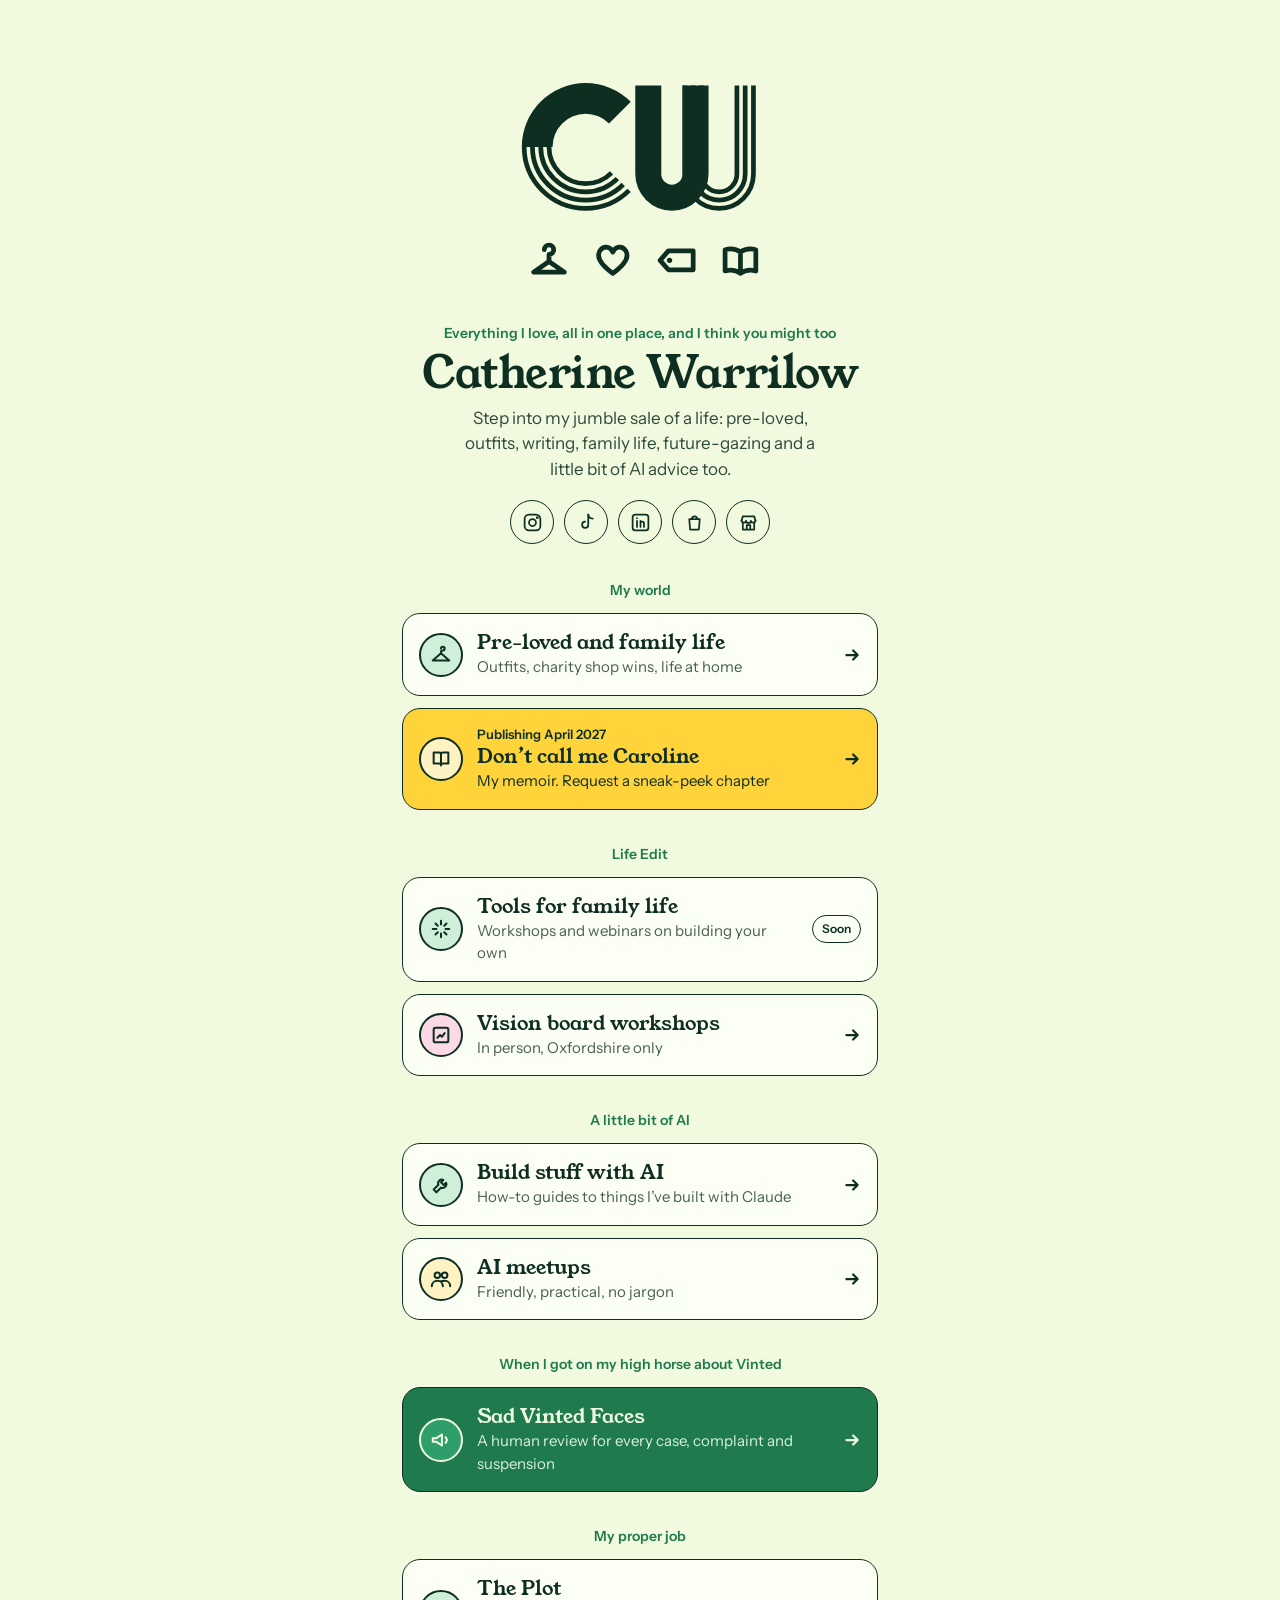
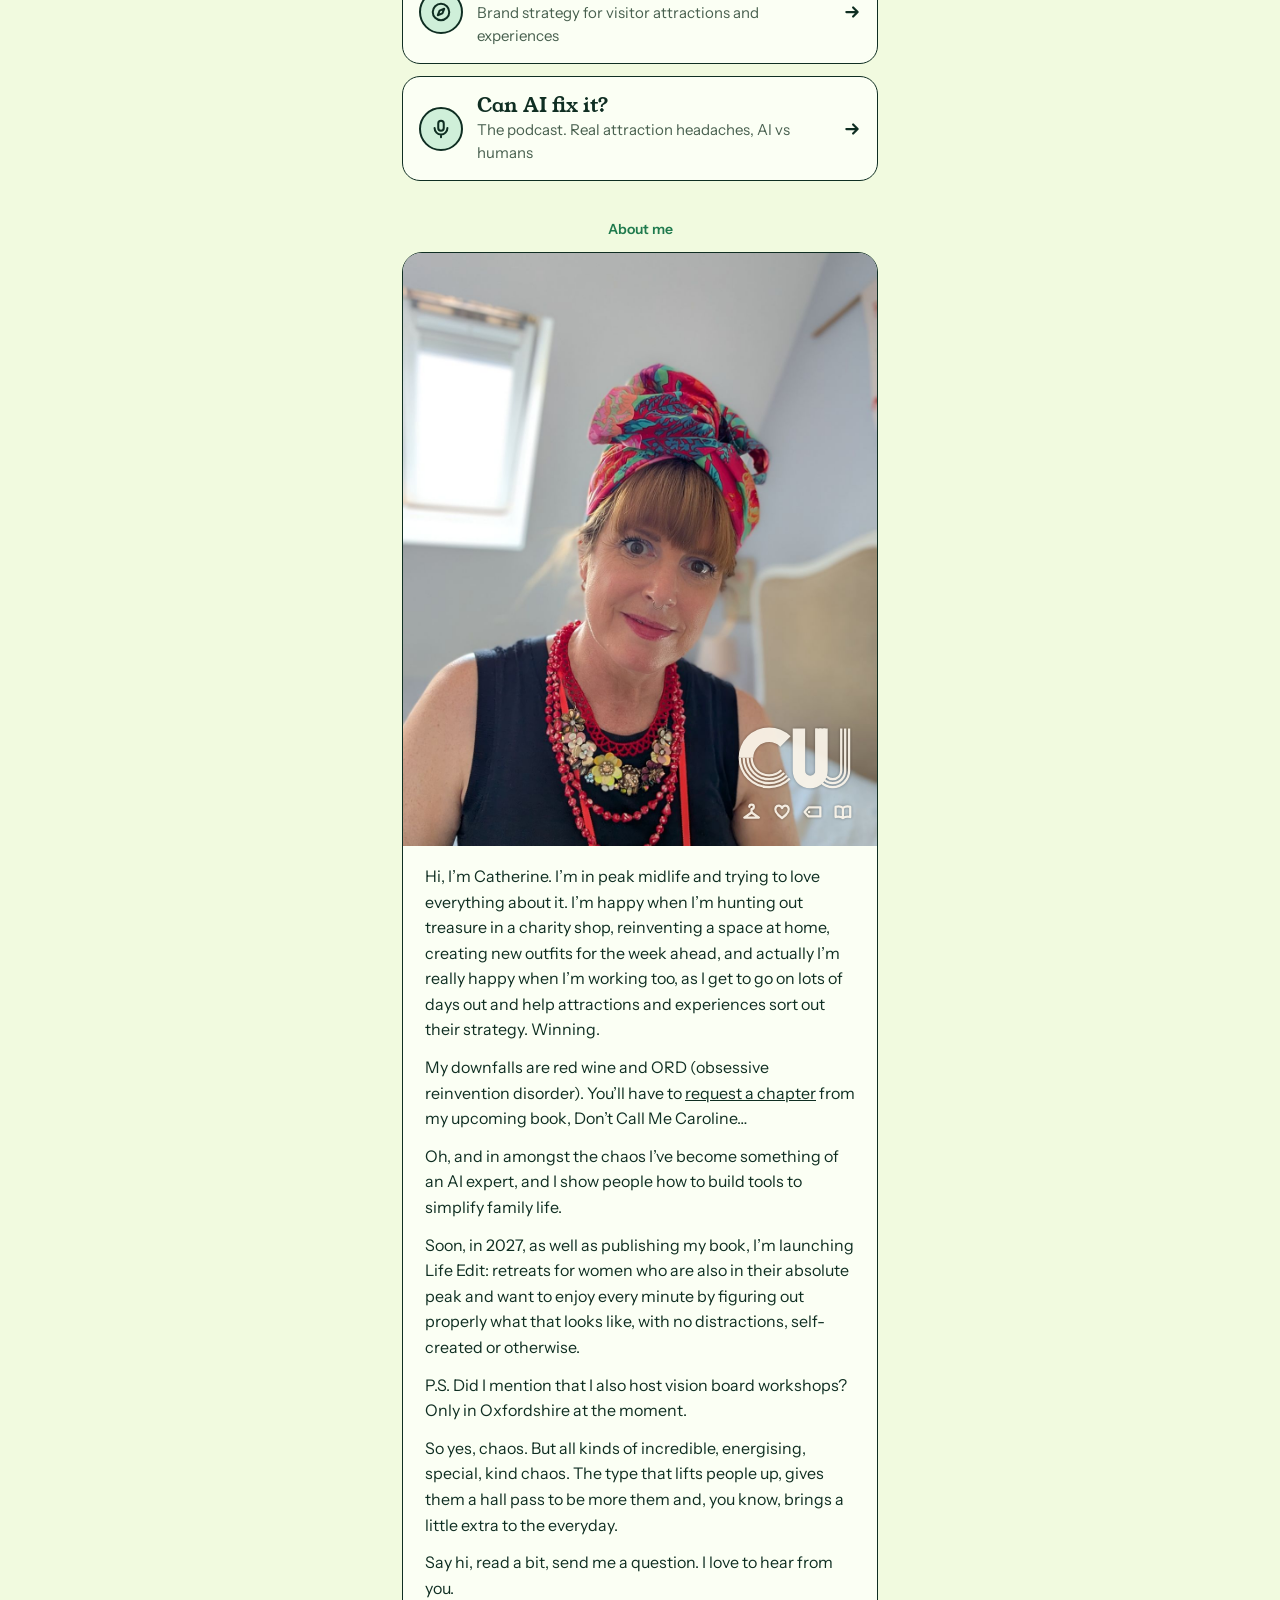
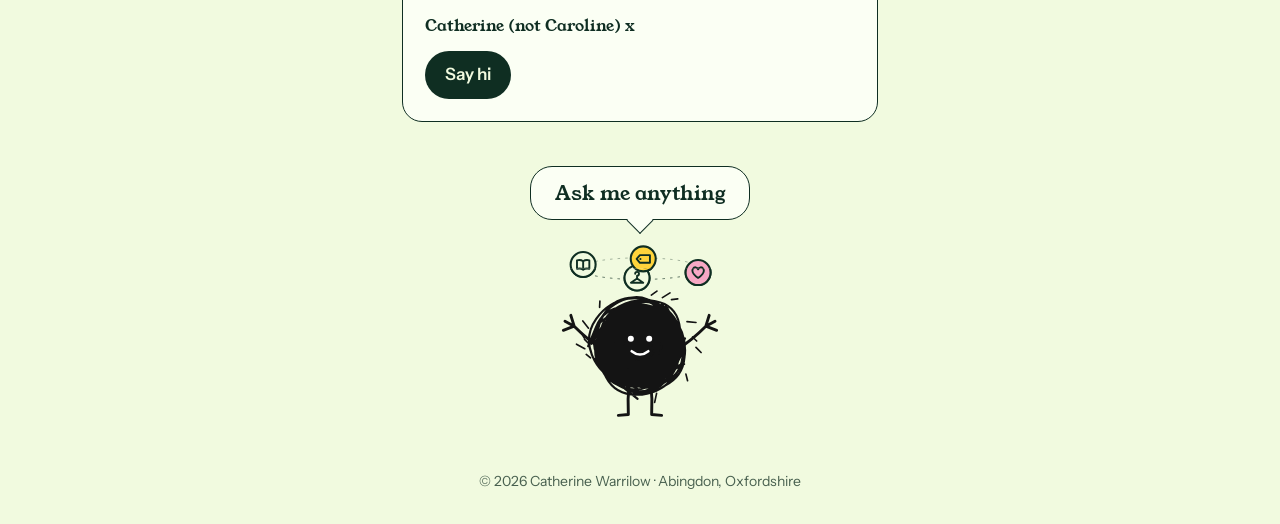
<file: index.html>
<!DOCTYPE html>
<html lang="en-GB">
<head>
<meta charset="utf-8">
<meta name="viewport" content="width=device-width, initial-scale=1">
<title>Catherine Warrilow</title>
<meta name="description" content="Step into my jumble sale of a life: pre-loved, outfits, writing, family life, future-gazing and a little bit of AI advice too.">
<meta property="og:title" content="Catherine Warrilow">
<meta property="og:description" content="Step into my jumble sale of a life: pre-loved, outfits, writing, family life, future-gazing and a little bit of AI advice too.">
<meta property="og:url" content="https://catherinewarrilow.com/">
<meta name="theme-color" content="#1F7A4D">
<link rel="icon" href="/favicon.svg" type="image/svg+xml">
<link rel="preconnect" href="https://fonts.googleapis.com"><link rel="preconnect" href="https://fonts.gstatic.com" crossorigin>
<link href="https://fonts.googleapis.com/css2?family=Young+Serif&family=Instrument+Sans:wght@400;500;600&display=swap" rel="stylesheet">
<link rel="stylesheet" href="/styles.css?v=12">
</head>
<body>
<main class="page"><header class="hero"><div class="logo-hero"><svg class="logo-mark" role="img" aria-label="CW logo with hanger, heart, price tag and book icons" viewBox="0 0 220 180" ><g><clipPath id="cwT"><rect x="0" y="0" width="130" height="60"/></clipPath><clipPath id="cwB"><rect x="0" y="60" width="130" height="60"/></clipPath><path d="M102.18 98.18 A54 54 0 1 1 102.18 21.82 L83.80 40.20 A28 28 0 1 0 83.80 79.80 Z" fill="currentColor" clip-path="url(#cwT)"/><g clip-path="url(#cwB)"><path d="M100.77 96.77 A52 52 0 1 1 100.77 23.23" fill="none" stroke="currentColor" stroke-width="4"/><path d="M95.82 91.82 A45 45 0 1 1 95.82 28.18" fill="none" stroke="currentColor" stroke-width="4"/><path d="M90.87 86.87 A38 38 0 1 1 90.87 33.13" fill="none" stroke="currentColor" stroke-width="4"/><path d="M85.92 81.92 A31 31 0 1 1 85.92 38.08" fill="none" stroke="currentColor" stroke-width="4"/></g></g><g transform="translate(98 0)"><path d="M8 8 V83.0 A31.0 31.0 0 0 0 70 83.0 V8 H48 V83.0 A9.0 9.0 0 0 1 30 83.0 V8 Z" fill="currentColor"/><path d="M50 8 V83 A29 29 0 0 0 108 83 V8" fill="none" stroke="currentColor" stroke-width="4"/><path d="M57 8 V83 A22 22 0 0 0 101 83 V8" fill="none" stroke="currentColor" stroke-width="4"/><path d="M64 8 V83 A15 15 0 0 0 94 83 V8" fill="none" stroke="currentColor" stroke-width="4"/></g><g transform="translate(18 140)"><g fill="none" stroke="currentColor" stroke-width="4" stroke-linecap="round" stroke-linejoin="round"><path d="M11 7 a4 4 0 1 1 4 4 V17"/><path d="M15 17 L2 26 H28 Z"/></g></g><g transform="translate(72 140)"><g fill="none" stroke="currentColor" stroke-width="4" stroke-linecap="round" stroke-linejoin="round"><path d="M15 27 C4 19 1 13 4 8 C7 3 13 4 15 9 C17 4 23 3 26 8 C29 13 26 19 15 27 Z"/></g></g><g transform="translate(126 140)"><g fill="none" stroke="currentColor" stroke-width="4" stroke-linecap="round" stroke-linejoin="round"><path d="M1 16 L8 8 H29 V24 H8 Z"/></g><circle cx="9" cy="16" r="2.2" fill="currentColor"/></g><g transform="translate(180 140)"><g fill="none" stroke="currentColor" stroke-width="4" stroke-linecap="round" stroke-linejoin="round"><path d="M15 9 C11 6 6 6 2 7 V25 C6 24 11 24 15 27 C19 24 24 24 28 25 V7 C24 6 19 6 15 9 Z M15 9 V27"/></g></g></svg></div>
<div class="intro">
<p class="kicker">Everything I love, all in one place, and I think you might too</p>
<h1>Catherine Warrilow</h1>
<p class="lede">Step into my jumble sale of a life: pre-loved, outfits, writing, family life, future-gazing and a little bit of AI advice too.</p>
<nav class="socials" aria-label="Find me on"><a class="soc" href="https://www.instagram.com/catherine_warrilow/" rel="noopener" aria-label="Instagram" title="Instagram"><svg viewBox="0 0 24 24" aria-hidden="true"><rect x="3" y="3" width="18" height="18" rx="5"/><circle cx="12" cy="12" r="4"/><circle cx="17.5" cy="6.5" r="0.6" fill="currentColor"/></svg></a><a class="soc" href="https://www.tiktok.com/@catherinewarrilow" rel="noopener" aria-label="TikTok" title="TikTok"><svg viewBox="0 0 24 24" aria-hidden="true"><path d="M14 3v11.5a3.5 3.5 0 1 1-3.5-3.5"/><path d="M14 3c.5 2.6 2.4 4.4 5 4.6"/></svg></a><a class="soc" href="https://www.linkedin.com/in/catherinewarrilow" rel="noopener" aria-label="LinkedIn" title="LinkedIn"><svg viewBox="0 0 24 24" aria-hidden="true"><rect x="3" y="3" width="18" height="18" rx="3"/><path d="M8 10v7M8 7v.01M12 17v-4a2 2 0 0 1 4 0v4M12 10v7"/></svg></a><a class="soc" href="https://www.ebay.co.uk/usr/frasecm" rel="noopener" aria-label="eBay" title="eBay"><svg viewBox="0 0 24 24" aria-hidden="true"><path d="M6 8h12l-1 12H7z"/><path d="M9 8a3 3 0 0 1 6 0"/></svg></a><a class="soc" href="https://www.facebook.com/marketplace/profile/629822639/" rel="noopener" aria-label="Facebook Marketplace" title="Facebook Marketplace"><svg viewBox="0 0 24 24" aria-hidden="true"><path d="M4 10l1.5-5h13L20 10"/><path d="M4 10a2.7 2.7 0 0 0 5.3 0 2.7 2.7 0 0 0 5.4 0 2.7 2.7 0 0 0 5.3 0"/><path d="M5.5 12v8h13v-8M10 20v-5h4v5"/></svg></a></nav>
</div></header>
<section class="links">
<h2 class="label">My world</h2>
<a class="card " href="https://www.tiktok.com/@catherinewarrilow" rel="noopener">
<span class="ic" style="background:#CFEFD9"><svg viewBox="0 0 24 24" aria-hidden="true"><path d="M12 5a2 2 0 1 1 2 2c-1 0-2 .7-2 1.5V10M3 18l9-8 9 8z"/></svg></span>
<span class="tx"><span class="ti">Pre-loved and family life</span><span class="sub">Outfits, charity shop wins, life at home</span></span><svg class="arr" viewBox="0 0 16 16" aria-hidden="true"><path d="M3 8h10M9 4l4 4-4 4"/></svg></a><a class="card yellow" href="/chapter">
<span class="ic" style="background:#FFF3C4"><svg viewBox="0 0 24 24" aria-hidden="true"><path d="M4 5h6a2 2 0 0 1 2 2v12a2 2 0 0 0-2-2H4zM20 5h-6a2 2 0 0 0-2 2v12a2 2 0 0 1 2-2h6z"/></svg></span>
<span class="tx"><span class="kick">Publishing April 2027</span><span class="ti">Don&rsquo;t call me Caroline</span><span class="sub">My memoir. Request a sneak-peek chapter</span></span><svg class="arr" viewBox="0 0 16 16" aria-hidden="true"><path d="M3 8h10M9 4l4 4-4 4"/></svg></a>
<h2 class="label">Life Edit</h2>
<div class="card  off">
<span class="ic" style="background:#CFEFD9"><svg viewBox="0 0 24 24" aria-hidden="true"><path d="M12 3v4M12 17v4M3 12h4M17 12h4M6 6l2.5 2.5M15.5 15.5L18 18M6 18l2.5-2.5M15.5 8.5L18 6"/></svg></span>
<span class="tx"><span class="ti">Tools for family life</span><span class="sub">Workshops and webinars on building your own</span></span><span class="soon">Soon</span></div><a class="card " href="/vision-boards">
<span class="ic" style="background:#FBD9E5"><svg viewBox="0 0 24 24" aria-hidden="true"><rect x="4" y="4" width="16" height="16" rx="2"/><path d="M8 15l3-3 2 2 3-4"/></svg></span>
<span class="tx"><span class="ti">Vision board workshops</span><span class="sub">In person, Oxfordshire only</span></span><svg class="arr" viewBox="0 0 16 16" aria-hidden="true"><path d="M3 8h10M9 4l4 4-4 4"/></svg></a>
<h2 class="label">A little bit of AI</h2>
<a class="card " href="/ai-builds">
<span class="ic" style="background:#CFEFD9"><svg viewBox="0 0 24 24" aria-hidden="true"><path d="M14.5 6.5a4 4 0 0 0-5.3 5.3L4 17l3 3 5.2-5.2a4 4 0 0 0 5.3-5.3L15 12l-3-3z"/></svg></span>
<span class="tx"><span class="ti">Build stuff with AI</span><span class="sub">How-to guides to things I&rsquo;ve built with Claude</span></span><svg class="arr" viewBox="0 0 16 16" aria-hidden="true"><path d="M3 8h10M9 4l4 4-4 4"/></svg></a><a class="card " href="/ai-meetups">
<span class="ic" style="background:#FFF3C4"><svg viewBox="0 0 24 24" aria-hidden="true"><circle cx="8" cy="8" r="3"/><circle cx="16" cy="8" r="3"/><path d="M2 20c0-4 3-6 6-6s6 2 6 6M12 14.5c1-.4 2.6-.5 4-.5 3 0 6 2 6 6"/></svg></span>
<span class="tx"><span class="ti">AI meetups</span><span class="sub">Friendly, practical, no jargon</span></span><svg class="arr" viewBox="0 0 16 16" aria-hidden="true"><path d="M3 8h10M9 4l4 4-4 4"/></svg></a>
<h2 class="label">When I got on my high horse about Vinted</h2>
<a class="card dark" href="https://www.sadvintedfaces.com" rel="noopener">
<span class="ic" style="background:#2E9E6B"><svg viewBox="0 0 24 24" aria-hidden="true"><path d="M3 10v4h4l6 4V6L7 10zM17 9a4 4 0 0 1 0 6"/></svg></span>
<span class="tx"><span class="ti">Sad Vinted Faces</span><span class="sub">A human review for every case, complaint and suspension</span></span><svg class="arr" viewBox="0 0 16 16" aria-hidden="true"><path d="M3 8h10M9 4l4 4-4 4"/></svg></a>
<h2 class="label">My proper job</h2>
<a class="card " href="https://www.theplotthickens.co.uk" rel="noopener">
<span class="ic" style="background:#CFEFD9"><svg viewBox="0 0 24 24" aria-hidden="true"><circle cx="12" cy="12" r="9"/><path d="M15.5 8.5l-2 5-5 2 2-5z"/></svg></span>
<span class="tx"><span class="ti">The Plot</span><span class="sub">Brand strategy for visitor attractions and experiences</span></span><svg class="arr" viewBox="0 0 16 16" aria-hidden="true"><path d="M3 8h10M9 4l4 4-4 4"/></svg></a><a class="card " href="https://www.canaifixit.com" rel="noopener">
<span class="ic" style="background:#CFEFD9"><svg viewBox="0 0 24 24" aria-hidden="true"><rect x="9" y="3" width="6" height="11" rx="3"/><path d="M5 11a7 7 0 0 0 14 0M12 18v3"/></svg></span>
<span class="tx"><span class="ti">Can AI fix it?</span><span class="sub">The podcast. Real attraction headaches, AI vs humans</span></span><svg class="arr" viewBox="0 0 16 16" aria-hidden="true"><path d="M3 8h10M9 4l4 4-4 4"/></svg></a>
</section>
<section class="about" id="about">
<h2 class="label">About me</h2>
<div class="about-card">
<div class="photo-hero"><img src="/hero.jpg" alt="Catherine Warrilow in a bright pink silk headscarf and red beads" width="1080" height="1350"><svg class="stamp" viewBox="0 0 220 180" aria-hidden="true"><g><clipPath id="cwT"><rect x="0" y="0" width="130" height="60"/></clipPath><clipPath id="cwB"><rect x="0" y="60" width="130" height="60"/></clipPath><path d="M102.18 98.18 A54 54 0 1 1 102.18 21.82 L83.80 40.20 A28 28 0 1 0 83.80 79.80 Z" fill="currentColor" clip-path="url(#cwT)"/><g clip-path="url(#cwB)"><path d="M100.77 96.77 A52 52 0 1 1 100.77 23.23" fill="none" stroke="currentColor" stroke-width="4"/><path d="M95.82 91.82 A45 45 0 1 1 95.82 28.18" fill="none" stroke="currentColor" stroke-width="4"/><path d="M90.87 86.87 A38 38 0 1 1 90.87 33.13" fill="none" stroke="currentColor" stroke-width="4"/><path d="M85.92 81.92 A31 31 0 1 1 85.92 38.08" fill="none" stroke="currentColor" stroke-width="4"/></g></g><g transform="translate(98 0)"><path d="M8 8 V83.0 A31.0 31.0 0 0 0 70 83.0 V8 H48 V83.0 A9.0 9.0 0 0 1 30 83.0 V8 Z" fill="currentColor"/><path d="M50 8 V83 A29 29 0 0 0 108 83 V8" fill="none" stroke="currentColor" stroke-width="4"/><path d="M57 8 V83 A22 22 0 0 0 101 83 V8" fill="none" stroke="currentColor" stroke-width="4"/><path d="M64 8 V83 A15 15 0 0 0 94 83 V8" fill="none" stroke="currentColor" stroke-width="4"/></g><g transform="translate(18 140)"><g fill="none" stroke="currentColor" stroke-width="4" stroke-linecap="round" stroke-linejoin="round"><path d="M11 7 a4 4 0 1 1 4 4 V17"/><path d="M15 17 L2 26 H28 Z"/></g></g><g transform="translate(72 140)"><g fill="none" stroke="currentColor" stroke-width="4" stroke-linecap="round" stroke-linejoin="round"><path d="M15 27 C4 19 1 13 4 8 C7 3 13 4 15 9 C17 4 23 3 26 8 C29 13 26 19 15 27 Z"/></g></g><g transform="translate(126 140)"><g fill="none" stroke="currentColor" stroke-width="4" stroke-linecap="round" stroke-linejoin="round"><path d="M1 16 L8 8 H29 V24 H8 Z"/></g><circle cx="9" cy="16" r="2.2" fill="currentColor"/></g><g transform="translate(180 140)"><g fill="none" stroke="currentColor" stroke-width="4" stroke-linecap="round" stroke-linejoin="round"><path d="M15 9 C11 6 6 6 2 7 V25 C6 24 11 24 15 27 C19 24 24 24 28 25 V7 C24 6 19 6 15 9 Z M15 9 V27"/></g></g></svg></div>
<p>Hi, I&rsquo;m Catherine. I&rsquo;m in peak midlife and trying to love everything about it. I&rsquo;m happy when I&rsquo;m hunting out treasure in a charity shop, reinventing a space at home, creating new outfits for the week ahead, and actually I&rsquo;m really happy when I&rsquo;m working too, as I get to go on lots of days out and help attractions and experiences sort out their strategy. Winning.</p><p>My downfalls are red wine and ORD (obsessive reinvention disorder). You&rsquo;ll have to <a href='/chapter'>request a chapter</a> from my upcoming book, Don&rsquo;t Call Me Caroline&hellip;</p><p>Oh, and in amongst the chaos I&rsquo;ve become something of an AI expert, and I show people how to build tools to simplify family life.</p><p>Soon, in 2027, as well as publishing my book, I&rsquo;m launching Life Edit: retreats for women who are also in their absolute peak and want to enjoy every minute by figuring out properly what that looks like, with no distractions, self-created or otherwise.</p><p>P.S. Did I mention that I also host vision board workshops? Only in Oxfordshire at the moment.</p><p>So yes, chaos. But all kinds of incredible, energising, special, kind chaos. The type that lifts people up, gives them a hall pass to be more them and, you know, brings a little extra to the everyday.</p><p>Say hi, read a bit, send me a question. I love to hear from you.</p>
<p class="sign">Catherine (not Caroline) x</p>
<a class="btn" href="mailto:camwarrilow@gmail.com?subject=Hello%20Catherine">Say hi</a>
</div>
</section>
<section class="ask" aria-labelledby="ask-t">
<div class="bubble" id="bubble">
<button class="bubble-btn" id="ask-open" type="button" aria-expanded="false" aria-controls="ask-form"><span id="ask-t">Ask me anything</span></button>
<form id="ask-form" class="ask-form" action="https://script.google.com/macros/s/AKfycbwYysWP2WKDkJMjYH7svFsLx8tChsamZA3DAHOgfpd01hm5_RW0g6r_zeiJKTFtLBGU/exec" method="post" hidden>
<input type="hidden" name="type" value="question">
<label for="aq">Your question</label><textarea id="aq" name="question" rows="4" required maxlength="1000"></textarea>
<label for="ae">Your email, if you&rsquo;d like a reply</label><input id="ae" name="email" type="email" autocomplete="email" maxlength="200">
<input class="hp" name="website" tabindex="-1" autocomplete="off" aria-hidden="true">
<button class="btn" type="submit">Send it</button>
<p class="small" id="ask-msg" role="status" aria-live="polite"></p>
</form>
</div>
<svg class="bagbuddy" viewBox="0 0 240 232" role="img" aria-label="A messy little scribble monster with my four icons buzzing round his head">
<defs><clipPath id="bb-front"><rect x="0" y="32" width="240" height="210"/></clipPath></defs>
<ellipse cx="120" cy="32" rx="72" ry="13" fill="none" stroke="#0F2E22" stroke-width="1.2" stroke-dasharray="3 6" opacity=".35"/>
<g id="bb-orb"><g><animateMotion dur="7s" repeatCount="indefinite" begin="-0.0s" path="M48,32 a72,13 0 1,0 144,0 a72,13 0 1,0 -144,0"/><g><animateTransform attributeName="transform" type="translate" values="0 0;1.5 -2;-1.5 1;1 2;0 0" dur="0.50s" repeatCount="indefinite"/><circle r="15" fill="#F1FADF" stroke="#0F2E22" stroke-width="2.5"/><g transform="translate(-8.5,-9) scale(.57)"><g fill="none" stroke="#0F2E22" stroke-width="4" stroke-linecap="round" stroke-linejoin="round"><path d="M11 7 a4 4 0 1 1 4 4 V17"/><path d="M15 17 L2 26 H28 Z"/></g></g></g></g><g><animateMotion dur="7s" repeatCount="indefinite" begin="-1.75s" path="M48,32 a72,13 0 1,0 144,0 a72,13 0 1,0 -144,0"/><g><animateTransform attributeName="transform" type="translate" values="0 0;1.5 -2;-1.5 1;1 2;0 0" dur="0.57s" repeatCount="indefinite"/><circle r="15" fill="#F7A8C4" stroke="#0F2E22" stroke-width="2.5"/><g transform="translate(-8.5,-9) scale(.57)"><g fill="none" stroke="#0F2E22" stroke-width="4" stroke-linecap="round" stroke-linejoin="round"><path d="M15 27 C4 19 1 13 4 8 C7 3 13 4 15 9 C17 4 23 3 26 8 C29 13 26 19 15 27 Z"/></g></g></g></g><g><animateMotion dur="7s" repeatCount="indefinite" begin="-3.5s" path="M48,32 a72,13 0 1,0 144,0 a72,13 0 1,0 -144,0"/><g><animateTransform attributeName="transform" type="translate" values="0 0;1.5 -2;-1.5 1;1 2;0 0" dur="0.64s" repeatCount="indefinite"/><circle r="15" fill="#FFD43B" stroke="#0F2E22" stroke-width="2.5"/><g transform="translate(-8.5,-9) scale(.57)"><g fill="none" stroke="#0F2E22" stroke-width="4" stroke-linecap="round" stroke-linejoin="round"><path d="M1 16 L8 8 H29 V24 H8 Z"/></g><circle cx="9" cy="16" r="2.2" fill="#0F2E22"/></g></g></g><g><animateMotion dur="7s" repeatCount="indefinite" begin="-5.25s" path="M48,32 a72,13 0 1,0 144,0 a72,13 0 1,0 -144,0"/><g><animateTransform attributeName="transform" type="translate" values="0 0;1.5 -2;-1.5 1;1 2;0 0" dur="0.71s" repeatCount="indefinite"/><circle r="15" fill="#F1FADF" stroke="#0F2E22" stroke-width="2.5"/><g transform="translate(-8.5,-9) scale(.57)"><g fill="none" stroke="#0F2E22" stroke-width="4" stroke-linecap="round" stroke-linejoin="round"><path d="M15 9 C11 6 6 6 2 7 V25 C6 24 11 24 15 27 C19 24 24 24 28 25 V7 C24 6 19 6 15 9 Z M15 9 V27"/></g></g></g></g></g>
<g fill="none" stroke="#141414" stroke-linecap="round" stroke-linejoin="round">
<path stroke-width="3.5" d="M74 128 Q58 118 41 101 M41 101 L30 95 M41 101 L37 88 M41 101 L28 106"/>
<path stroke-width="3.5" d="M166 128 Q182 118 199 101 M199 101 L210 95 M199 101 L203 88 M199 101 L212 106"/>
<path stroke-width="3.5" d="M107 170 Q105 188 106 207 L94 208 M133 170 Q135 188 134 207 L146 208"/>
<circle cx="120" cy="124" r="40" fill="#141414" stroke="none"/>
<path stroke-width="2.6" d="M143.4 148.3 Q143.4 148.3 128.7 150.1 Q114.1 151.8 104.7 142.4 Q95.3 132.9 91.4 119.6 Q87.6 106.4 99.4 99.0 Q111.2 91.6 124.8 89.8 Q138.4 88.1 144.8 100.0 Q151.3 111.9 149.0 124.0 Q146.8 136.1 136.2 144.7 M158.2 165.6 Q158.2 165.6 135.9 171.4 Q113.7 177.3 95.4 166.6 Q77.0 156.0 68.0 135.4 Q59.1 114.9 76.3 101.1 Q93.6 87.3 113.9 79.9 Q134.3 72.5 147.9 89.5 Q161.5 106.6 160.2 125.9 Q158.9 145.2 144.1 157.2 M131.4 90.9 Q131.4 90.9 140.0 102.9 Q148.7 114.8 148.1 129.2 Q147.6 143.5 134.5 148.6 Q121.5 153.6 109.6 150.7 Q97.7 147.8 91.1 137.1 Q84.4 126.5 86.9 112.2 Q89.3 97.9 104.1 94.4 Q118.9 90.8 130.9 98.1 M72.4 141.0 Q72.4 141.0 77.6 123.8 Q82.9 106.5 96.5 95.0 Q110.1 83.5 128.0 88.5 Q145.9 93.5 156.6 109.6 Q167.4 125.7 158.9 143.6 Q150.4 161.5 132.1 164.7 Q113.8 168.0 95.0 162.5 Q76.1 157.1 77.8 138.1 M117.2 91.8 Q117.2 91.8 132.8 95.0 Q148.3 98.2 153.3 114.6 Q158.3 131.1 147.6 144.4 Q136.9 157.6 119.7 161.7 Q102.6 165.7 92.5 152.1 Q82.4 138.5 80.0 122.6 Q77.6 106.7 90.9 96.2 Q104.2 85.7 120.7 88.0 M148.2 88.2 Q148.2 88.2 153.6 103.3 Q159.1 118.4 158.9 134.6 Q158.7 150.8 142.6 158.1 Q126.6 165.4 108.6 160.4 Q90.6 155.4 85.5 137.4 Q80.5 119.3 92.0 106.6 Q103.6 93.9 118.9 90.2 Q134.2 86.6 148.7 95.2 M95.7 124.3 Q95.7 124.3 93.1 113.2 Q90.5 102.0 102.0 100.0 Q113.5 98.1 122.7 100.2 Q131.9 102.3 136.8 111.0 Q141.7 119.8 139.4 131.8 Q137.1 143.7 125.0 141.8 Q112.9 140.0 103.4 136.8 Q93.8 133.5 91.5 122.8 M146.3 74.8 Q146.3 74.8 160.0 90.9 Q173.8 107.0 174.1 129.6 Q174.3 152.2 154.1 165.8 Q133.9 179.5 113.6 168.8 Q93.4 158.0 84.4 140.4 Q75.5 122.8 83.0 104.2 Q90.5 85.7 109.9 79.3 Q129.3 72.8 148.5 81.9 M110.7 164.7 Q110.7 164.7 94.1 157.2 Q77.6 149.7 70.9 131.2 Q64.1 112.7 77.5 97.7 Q90.9 82.6 109.9 82.1 Q128.9 81.6 142.9 93.9 Q156.9 106.1 156.5 124.9 Q156.1 143.8 139.9 151.5 Q123.6 159.3 104.7 161.5 M158.0 88.6 Q158.0 88.6 163.1 106.9 Q168.2 125.3 162.0 144.2 Q155.7 163.2 135.5 164.2 Q115.3 165.2 100.4 155.0 Q85.5 144.7 82.6 126.6 Q79.7 108.6 92.7 95.1 Q105.7 81.6 125.0 80.9 Q144.3 80.2 155.1 95.6 M126.7 138.1 Q126.7 138.1 117.3 145.5 Q108.0 152.8 99.2 144.1 Q90.4 135.4 92.7 125.2 Q95.1 115.0 101.1 108.1 Q107.1 101.3 116.8 101.3 Q126.6 101.3 132.9 109.0 Q139.1 116.8 135.8 125.6 Q132.5 134.4 125.5 143.7 M69.8 129.8 Q69.8 129.8 72.8 108.5 Q75.8 87.2 95.5 77.0 Q115.2 66.7 138.8 71.1 Q162.4 75.4 167.1 98.3 Q171.8 121.2 161.5 139.3 Q151.2 157.3 130.1 168.8 Q108.9 180.2 89.9 164.3 Q70.9 148.3 70.6 126.1 M168.0 137.8 Q168.0 137.8 156.2 152.9 Q144.4 168.1 126.5 167.5 Q108.6 167.0 95.7 156.6 Q82.7 146.3 84.1 130.2 Q85.4 114.1 96.1 99.9 Q106.8 85.6 125.1 89.5 Q143.4 93.5 155.1 107.8 Q166.8 122.2 159.3 138.6 M139.9 93.9 Q139.9 93.9 150.8 104.9 Q161.6 116.0 159.7 130.9 Q157.9 145.9 144.9 151.2 Q131.9 156.5 118.8 155.5 Q105.7 154.6 100.2 142.6 Q94.6 130.6 100.7 120.3 Q106.7 110.0 117.0 106.1 Q127.2 102.2 138.3 106.0 M111.0 86.1 Q111.0 86.1 127.9 86.8 Q144.8 87.5 155.1 100.8 Q165.3 114.1 158.7 127.9 Q152.0 141.8 140.3 147.4 Q128.7 153.1 116.7 149.2 Q104.8 145.4 100.1 134.0 Q95.4 122.7 100.7 111.6 Q106.1 100.6 118.5 94.5 M151.0 77.5 Q151.0 77.5 159.2 98.0 Q167.3 118.5 165.2 139.9 Q163.1 161.2 142.2 172.9 Q121.3 184.6 99.2 174.5 Q77.1 164.5 69.8 142.3 Q62.4 120.0 75.5 101.4 Q88.6 82.9 109.9 80.8 Q131.1 78.6 151.1 88.8 M136.7 89.9 Q136.7 89.9 151.0 98.0 Q165.3 106.1 163.5 122.9 Q161.7 139.6 148.0 146.3 Q134.3 152.9 121.5 150.7 Q108.6 148.6 101.4 137.9 Q94.3 127.3 93.8 111.5 Q93.3 95.8 109.1 89.1 Q125.0 82.5 137.0 92.2 M174.0 115.7 Q174.0 115.7 165.4 134.0 Q156.8 152.4 139.3 159.3 Q121.8 166.2 99.8 163.1 Q77.8 160.0 73.1 137.6 Q68.4 115.3 80.6 97.5 Q92.9 79.7 114.9 73.5 Q136.8 67.3 152.2 83.7 Q167.5 100.1 171.1 121.8 M128.7 167.3 Q128.7 167.3 107.8 165.8 Q86.9 164.3 77.9 145.7 Q69.0 127.0 74.2 107.6 Q79.4 88.3 98.5 82.1 Q117.6 75.9 139.2 80.3 Q160.8 84.8 163.5 106.6 Q166.2 128.4 155.6 146.0 Q145.0 163.5 123.9 167.6 M77.1 149.7 Q77.1 149.7 75.4 127.7 Q73.8 105.7 90.8 93.2 Q107.9 80.8 128.7 79.2 Q149.6 77.6 161.4 95.0 Q173.2 112.4 168.5 131.4 Q163.7 150.4 147.6 165.7 Q131.6 181.0 111.6 170.5 Q91.7 159.9 81.5 141.5 M71.5 107.4 Q71.5 107.4 85.2 91.7 Q98.9 75.9 118.4 81.4 Q137.9 86.8 152.0 99.8 Q166.1 112.7 160.5 131.2 Q154.9 149.6 138.9 159.1 Q122.9 168.6 102.6 165.4 Q82.4 162.3 75.8 142.8 Q69.1 123.3 77.5 105.2 M161.7 99.7 Q161.7 99.7 164.4 119.7 Q167.1 139.7 154.0 156.0 Q140.9 172.3 120.0 170.7 Q99.0 169.2 85.1 154.4 Q71.2 139.6 74.3 119.7 Q77.3 99.8 93.7 85.4 Q110.1 71.1 131.4 78.3 Q152.6 85.4 163.5 104.4 M117.1 188.2 Q117.1 188.2 99.1 173.9 Q81.1 159.5 76.4 139.8 Q71.7 120.1 82.4 101.7 Q93.0 83.3 114.6 83.4 Q136.1 83.5 152.2 96.5 Q168.2 109.5 166.7 129.8 Q165.1 150.2 150.7 167.0 Q136.3 183.8 112.3 181.0 M150.2 165.4 Q150.2 165.4 129.1 173.9 Q107.9 182.4 88.3 167.7 Q68.6 152.9 72.4 130.4 Q76.2 107.8 89.2 89.0 Q102.3 70.1 125.2 75.5 Q148.1 80.9 161.6 97.8 Q175.2 114.8 173.4 138.1 Q171.6 161.5 149.6 172.4 M95.6 133.2 Q95.6 133.2 94.7 121.9 Q93.8 110.6 101.8 100.1 Q109.9 89.7 121.4 95.6 Q133.0 101.5 142.5 109.1 Q151.9 116.6 148.0 128.7 Q144.1 140.9 132.7 143.5 Q121.3 146.1 110.2 144.0 Q99.2 141.8 93.2 130.5 M170.8 146.3 Q170.8 146.3 154.0 153.9 Q137.2 161.5 121.6 160.9 Q106.1 160.3 98.5 147.1 Q90.8 134.0 90.1 116.8 Q89.4 99.6 106.5 94.5 Q123.5 89.4 137.8 95.7 Q152.1 102.0 159.4 116.2 Q166.8 130.3 160.9 147.6 M113.0 180.5 Q113.0 180.5 93.0 171.3 Q73.0 162.1 71.9 141.5 Q70.8 120.9 81.7 105.9 Q92.6 90.9 112.5 84.7 Q132.4 78.4 147.3 93.9 Q162.1 109.3 159.5 128.7 Q156.9 148.1 144.3 165.8 Q131.8 183.5 109.3 178.4 M172.9 146.5 Q172.9 146.5 153.5 156.9 Q134.0 167.3 114.3 162.0 Q94.6 156.7 83.6 139.4 Q72.6 122.1 78.2 100.7 Q83.8 79.2 105.6 75.7 Q127.3 72.1 143.9 81.7 Q160.5 91.4 167.6 109.9 Q174.8 128.5 161.4 143.7 M129.0 143.0 Q129.0 143.0 117.9 144.4 Q106.8 145.8 95.4 140.0 Q84.1 134.1 87.1 121.8 Q90.1 109.6 98.0 101.0 Q105.8 92.4 116.8 95.9 Q127.8 99.3 134.9 107.6 Q141.9 115.8 137.2 125.2 Q132.5 134.6 124.1 140.4 M117.7 94.3 Q117.7 94.3 130.4 95.3 Q143.0 96.3 142.5 108.5 Q142.0 120.7 141.5 132.3 Q140.9 143.9 128.8 144.7 Q116.7 145.5 107.3 140.0 Q98.0 134.5 94.0 123.1 Q90.1 111.7 99.9 104.7 Q109.7 97.7 120.5 96.8 M168.3 122.4 Q168.3 122.4 161.5 141.5 Q154.8 160.6 136.1 166.9 Q117.4 173.3 100.5 165.1 Q83.5 156.8 80.4 139.5 Q77.3 122.2 86.2 107.7 Q95.1 93.2 112.2 91.1 Q129.3 88.9 146.7 97.6 Q164.1 106.4 161.4 125.7 M153.4 145.3 Q153.4 145.3 141.4 150.5 Q129.5 155.8 118.3 152.9 Q107.0 150.0 101.3 140.1 Q95.6 130.2 98.9 118.5 Q102.3 106.9 114.1 104.7 Q125.9 102.4 137.2 106.3 Q148.5 110.1 150.1 122.0 Q151.7 133.9 147.4 147.3 M65.7 114.4 Q65.7 114.4 80.1 97.8 Q94.5 81.2 115.8 83.4 Q137.1 85.6 153.1 99.8 Q169.1 113.9 166.8 136.1 Q164.5 158.4 145.5 171.2 Q126.4 184.0 105.3 176.6 Q84.2 169.2 72.4 150.5 Q60.6 131.8 71.8 113.2 M142.3 133.1 Q142.3 133.1 133.0 141.2 Q123.8 149.3 111.5 145.5 Q99.1 141.7 91.1 130.6 Q83.0 119.5 89.0 106.4 Q95.0 93.3 108.8 87.3 Q122.7 81.3 135.7 89.4 Q148.8 97.5 152.1 112.2 Q155.5 126.9 146.6 140.0 M106.7 156.1 Q106.7 156.1 96.6 142.7 Q86.5 129.4 93.1 115.7 Q99.6 102.0 110.2 89.8 Q120.9 77.7 138.1 82.7 Q155.4 87.8 160.7 104.1 Q166.1 120.4 159.5 135.7 Q152.9 151.0 136.3 156.2 Q119.7 161.4 108.8 149.5 M76.8 126.5 Q76.8 126.5 86.4 110.6 Q96.0 94.7 113.7 87.9 Q131.5 81.0 146.8 92.5 Q162.1 103.9 164.8 122.0 Q167.5 140.1 153.9 151.1 Q140.4 162.0 125.0 160.9 Q109.6 159.8 99.0 149.3 Q88.5 138.7 88.9 122.9 M136.8 99.0 Q136.8 99.0 144.6 109.3 Q152.5 119.7 148.2 131.6 Q144.0 143.4 133.0 145.6 Q121.9 147.7 109.2 148.3 Q96.4 148.9 92.0 136.0 Q87.5 123.1 95.1 112.7 Q102.8 102.2 114.8 99.4 Q126.8 96.5 137.7 103.3 M114.9 94.3 Q114.9 94.3 127.0 95.3 Q139.1 96.4 140.2 108.2 Q141.3 119.9 139.2 131.6 Q137.1 143.3 124.0 148.2 Q110.9 153.0 101.8 143.2 Q92.7 133.4 92.1 122.2 Q91.4 111.1 98.5 102.3 Q105.5 93.6 117.8 92.4 M88.3 89.4 Q88.3 89.4 105.3 81.4 Q122.3 73.4 142.3 79.1 Q162.3 84.8 165.4 105.1 Q168.4 125.5 159.0 143.1 Q149.6 160.7 129.9 160.2 Q110.2 159.6 96.3 148.6 Q82.4 137.6 80.5 119.3 Q78.7 101.1 91.9 85.6 M96.2 82.9 Q96.2 82.9 115.6 82.1 Q135.1 81.2 146.2 95.8 Q157.3 110.4 160.7 130.1 Q164.0 149.7 145.3 157.8 Q126.6 165.8 105.8 166.5 Q84.9 167.1 74.3 147.8 Q63.7 128.5 75.9 112.4 Q88.2 96.4 103.9 87.2 M165.9 111.8 Q165.9 111.8 165.8 133.6 Q165.7 155.5 144.3 161.6 Q122.9 167.6 102.7 162.9 Q82.4 158.2 77.7 138.4 Q73.0 118.7 80.1 99.9 Q87.3 81.2 108.7 73.2 Q130.0 65.3 144.6 81.6 Q159.2 98.0 166.0 118.1 M158.5 90.1 Q158.5 90.1 161.2 108.2 Q163.9 126.4 152.9 138.0 Q141.9 149.6 127.6 151.8 Q113.3 153.9 99.0 146.4 Q84.7 138.9 84.5 122.0 Q84.2 105.2 97.1 94.7 Q109.9 84.3 125.4 86.9 Q140.9 89.4 151.2 101.3 M136.0 93.0 Q136.0 93.0 140.2 107.7 Q144.4 122.3 145.5 137.9 Q146.5 153.5 130.8 159.5 Q115.1 165.5 99.2 160.2 Q83.3 155.0 82.1 139.3 Q81.0 123.7 87.5 111.6 Q94.1 99.6 108.0 96.7 Q122.0 93.9 137.1 100.5 M94.8 150.0 Q94.8 150.0 87.5 136.2 Q80.3 122.3 83.0 104.1 Q85.6 85.8 104.5 83.3 Q123.4 80.8 142.0 86.7 Q160.5 92.5 159.8 111.5 Q159.0 130.5 148.7 143.8 Q138.5 157.0 120.9 159.6 Q103.3 162.3 92.5 148.7 M162.9 117.0 Q162.9 117.0 162.2 134.0 Q161.5 151.0 146.3 160.8 Q131.2 170.6 115.4 163.7 Q99.7 156.7 91.6 142.6 Q83.5 128.6 93.4 116.7 Q103.3 104.9 116.2 96.2 Q129.1 87.5 142.1 97.2 Q155.1 106.8 160.0 122.1 M105.4 168.2 Q105.4 168.2 89.8 159.3 Q74.2 150.4 73.8 132.3 Q73.3 114.1 86.2 101.8 Q99.1 89.4 118.4 87.7 Q137.7 86.1 152.0 101.5 Q166.2 117.0 157.9 135.1 Q149.6 153.3 134.7 164.8 Q119.7 176.4 102.5 168.4 M85.0 143.8 Q85.0 143.8 76.2 127.4 Q67.5 111.0 80.6 97.1 Q93.8 83.2 111.0 83.1 Q128.2 83.0 144.8 91.9 Q161.4 100.8 161.6 121.0 Q161.8 141.3 144.8 150.8 Q127.7 160.4 111.5 156.0 Q95.2 151.6 86.2 138.6 M101.0 142.1 Q101.0 142.1 93.1 133.6 Q85.1 125.1 86.9 111.9 Q88.6 98.7 101.6 93.7 Q114.6 88.7 125.2 95.5 Q135.9 102.4 139.4 113.2 Q143.0 124.0 137.5 134.4 Q132.0 144.7 120.2 145.9 Q108.5 147.1 99.8 140.0 M120.7 147.0 Q120.7 147.0 110.3 141.0 Q99.8 135.0 96.7 122.4 Q93.5 109.7 104.6 103.7 Q115.7 97.7 125.9 97.4 Q136.1 97.1 142.8 104.8 Q149.4 112.5 148.9 123.0 Q148.5 133.6 139.3 139.9 Q130.0 146.3 116.7 146.1 M152.9 79.3 Q152.9 79.3 162.6 100.2 Q172.3 121.2 159.5 139.8 Q146.7 158.4 125.7 164.3 Q104.8 170.2 90.1 155.8 Q75.4 141.4 70.6 122.3 Q65.7 103.3 78.2 84.5 Q90.7 65.8 114.6 66.7 Q138.4 67.6 154.0 85.1 M115.9 175.3 Q115.9 175.3 93.7 166.9 Q71.5 158.4 62.3 135.5 Q53.2 112.6 67.4 92.2 Q81.6 71.8 105.6 68.1 Q129.6 64.4 149.2 78.7 Q168.8 93.0 167.9 116.5 Q167.1 140.0 150.8 156.2 Q134.5 172.5 112.9 167.5 M130.3 172.2 Q130.3 172.2 112.4 165.3 Q94.6 158.4 86.4 141.7 Q78.1 124.9 84.7 105.7 Q91.2 86.5 112.1 80.3 Q132.9 74.1 147.9 88.0 Q162.8 101.9 165.2 119.8 Q167.7 137.6 157.3 154.2 Q146.8 170.7 125.7 171.5 M127.1 152.5 Q127.1 152.5 112.2 149.7 Q97.3 146.9 86.8 133.3 Q76.3 119.8 84.8 104.6 Q93.4 89.3 109.3 82.3 Q125.2 75.3 138.6 85.7 Q152.0 96.2 153.5 110.9 Q155.0 125.6 146.4 136.8 Q137.9 148.1 121.8 153.8 M96.5 170.4 Q96.5 170.4 83.4 155.3 Q70.3 140.2 72.6 121.8 Q74.9 103.4 88.8 89.6 Q102.7 75.8 124.2 78.3 Q145.6 80.7 151.9 100.1 Q158.2 119.5 151.4 135.6 Q144.7 151.6 128.9 160.2 Q113.0 168.8 95.6 161.1 M138.8 171.0 Q138.8 171.0 120.4 167.3 Q102.0 163.6 86.2 150.4 Q70.5 137.3 79.3 118.8 Q88.0 100.3 104.0 88.1 Q120.0 76.0 137.1 86.3 Q154.2 96.6 160.6 113.0 Q166.9 129.5 160.9 148.0 Q154.9 166.5 135.0 168.1 M61.8 122.2 Q61.8 122.2 69.3 100.6 Q76.7 79.0 99.6 69.6 Q122.5 60.1 140.0 76.0 Q157.4 91.9 163.2 112.3 Q168.9 132.8 154.7 149.0 Q140.5 165.3 117.4 171.6 Q94.3 178.0 81.6 158.1 Q69.0 138.2 70.9 118.1 M100.0 147.9 Q100.0 147.9 94.9 135.2 Q89.9 122.4 98.4 111.0 Q107.0 99.6 119.8 102.0 Q132.6 104.4 139.6 111.8 Q146.6 119.2 151.4 131.1 Q156.1 142.9 144.9 150.8 Q133.7 158.6 123.4 152.6 Q113.2 146.5 103.8 139.9 M96.2 141.7 Q96.2 141.7 89.7 129.9 Q83.1 118.1 89.4 105.2 Q95.8 92.3 111.0 84.7 Q126.2 77.0 136.2 90.4 Q146.1 103.7 153.3 118.6 Q160.5 133.6 145.9 142.1 Q131.4 150.6 116.9 151.3 Q102.5 152.0 89.7 141.7 M69.2 143.9 Q69.2 143.9 65.6 122.1 Q62.0 100.4 81.4 89.9 Q100.8 79.3 120.7 80.8 Q140.7 82.2 155.9 98.3 Q171.1 114.3 160.3 132.9 Q149.5 151.5 133.0 162.3 Q116.5 173.1 95.2 167.3 Q73.9 161.5 66.6 140.1 M138.5 134.2 Q138.5 134.2 134.1 145.1 Q129.8 155.9 116.6 157.9 Q103.3 159.9 97.2 149.0 Q91.0 138.1 92.0 128.1 Q93.0 118.0 99.7 107.2 Q106.5 96.4 119.0 100.9 Q131.5 105.3 135.2 115.8 Q139.0 126.3 138.3 137.8 M107.3 167.9 Q107.3 167.9 94.5 157.4 Q81.8 146.9 77.5 131.1 Q73.3 115.2 87.5 108.0 Q101.7 100.9 114.5 99.5 Q127.2 98.0 137.7 107.3 Q148.3 116.6 149.4 132.7 Q150.5 148.9 136.0 158.6 Q121.4 168.3 106.9 160.9 M93.1 141.6 Q93.1 141.6 88.8 127.9 Q84.6 114.1 96.5 104.1 Q108.4 94.1 124.1 95.3 Q139.8 96.5 148.6 109.4 Q157.4 122.3 152.7 136.6 Q148.0 150.8 134.8 155.5 Q121.6 160.2 109.5 155.5 Q97.3 150.8 92.6 138.8 M157.6 148.9 Q157.6 148.9 141.9 159.1 Q126.2 169.3 108.5 165.6 Q90.7 161.8 78.1 146.8 Q65.4 131.8 73.4 113.3 Q81.4 94.8 99.9 82.8 Q118.3 70.9 139.0 81.6 Q159.6 92.3 166.3 114.2 Q173.0 136.2 157.2 151.2 M143.3 142.3 Q143.3 142.3 133.1 146.7 Q122.9 151.2 112.1 149.0 Q101.3 146.8 95.2 136.5 Q89.2 126.1 94.3 114.5 Q99.5 103.0 112.1 98.9 Q124.6 94.9 136.6 101.6 Q148.5 108.3 149.4 121.5 Q150.3 134.8 140.3 141.1 M105.7 175.0 Q105.7 175.0 91.6 158.9 Q77.6 142.8 76.8 123.3 Q76.1 103.8 90.8 90.5 Q105.6 77.2 125.2 79.9 Q144.8 82.5 161.2 97.2 Q177.5 111.9 170.2 133.3 Q162.9 154.6 143.3 162.9 Q123.7 171.2 104.2 164.3 M57.8 125.1 Q57.8 125.1 67.3 102.0 Q76.8 78.8 101.2 78.5 Q125.6 78.2 145.3 88.6 Q165.1 98.9 170.2 122.3 Q175.4 145.7 158.6 164.3 Q141.8 183.0 116.2 183.3 Q90.5 183.6 79.5 162.7 Q68.5 141.8 69.8 120.7 M139.2 158.1 Q139.2 158.1 126.0 153.9 Q112.8 149.8 102.1 141.7 Q91.4 133.6 96.4 121.2 Q101.4 108.7 111.9 103.9 Q122.4 99.0 135.4 99.5 Q148.4 100.0 155.3 112.6 Q162.2 125.3 152.0 134.2 Q141.7 143.2 131.6 149.4 M126.8 159.3 Q126.8 159.3 110.0 155.9 Q93.1 152.6 82.4 137.9 Q71.6 123.1 78.0 105.1 Q84.4 87.0 102.5 83.2 Q120.7 79.3 134.7 87.8 Q148.7 96.4 154.7 111.9 Q160.7 127.4 151.9 143.8 Q143.0 160.2 124.4 159.0 M132.2 152.6 Q132.2 152.6 119.8 151.2 Q107.5 149.9 98.5 140.0 Q89.4 130.1 92.3 115.9 Q95.1 101.7 108.6 94.5 Q122.2 87.3 133.9 95.8 Q145.5 104.2 150.1 115.9 Q154.7 127.5 150.5 141.5 Q146.3 155.4 131.1 156.6 M112.7 154.9 Q112.7 154.9 103.5 144.0 Q94.4 133.2 94.9 119.6 Q95.4 106.1 105.8 94.6 Q116.2 83.2 133.1 85.6 Q150.0 88.0 154.2 103.2 Q158.5 118.4 153.3 130.4 Q148.1 142.3 136.2 150.9 Q124.4 159.4 113.0 150.3 "/>
<path stroke-width="2" d="M187.2 126.5 L193.3 132.6 M146.9 66.8 L156.0 61.0 M60.6 139.0 L55.5 134.9 M58.2 103.4 L51.4 94.8 M175.1 158.5 L177.1 166.5 M58.9 122.4 L53.5 116.9 M53.2 115.2 L49.5 108.9 M53.7 128.1 L43.8 122.6 M139.9 181.7 L137.6 192.4 M183.1 114.0 L188.0 118.8 M176.4 95.6 L187.2 96.6 M71.5 78.4 L71.9 71.0 M133.6 63.7 L140.3 58.9 M157.8 69.1 L165.3 68.3 "/>
</g>
<g class="bb-eyes"><circle cx="109" cy="116" r="3.6" fill="#fff"/><circle cx="131" cy="116" r="3.6" fill="#fff"/></g>
<path d="M110 131 Q120 139 130 131" fill="none" stroke="#fff" stroke-width="3" stroke-linecap="round"/>
<g clip-path="url(#bb-front)"><ellipse cx="120" cy="32" rx="72" ry="13" fill="none" stroke="#0F2E22" stroke-width="1.2" stroke-dasharray="3 6" opacity=".35"/><use href="#bb-orb"/></g>
</svg>
</section>
<script>
{const o=document.getElementById('ask-open'),f=document.getElementById('ask-form'),m=document.getElementById('ask-msg'),b=document.getElementById('bubble');
o.addEventListener('click',()=>{if(!f.hidden)return;f.hidden=false;b.classList.add('open');o.setAttribute('aria-expanded','true');document.getElementById('aq').focus();});
if(matchMedia('(prefers-reduced-motion: reduce)').matches){const s=document.querySelector('.bagbuddy');s&&s.pauseAnimations&&s.pauseAnimations();}
f.addEventListener('submit',async ev=>{ev.preventDefault();const q=document.getElementById('aq');if(!q.value.trim()){m.textContent='Type your question first.';q.focus();return;}
const s=f.querySelector('button[type=submit]');s.disabled=true;s.textContent='Sending\u2026';
try{await fetch(f.action,{method:'POST',mode:'no-cors',body:new URLSearchParams(new FormData(f))});f.reset();m.textContent='Sent. I\u2019ll read it soon x';s.textContent='Sent';}
catch(e){s.disabled=false;s.textContent='Send it';m.textContent='That didn\u2019t send. Please email camwarrilow@gmail.com instead.';}});}
</script>
<footer>&copy; 2026 Catherine Warrilow &middot; Abingdon, Oxfordshire</footer>
</main>
</body>
</html>
</file>
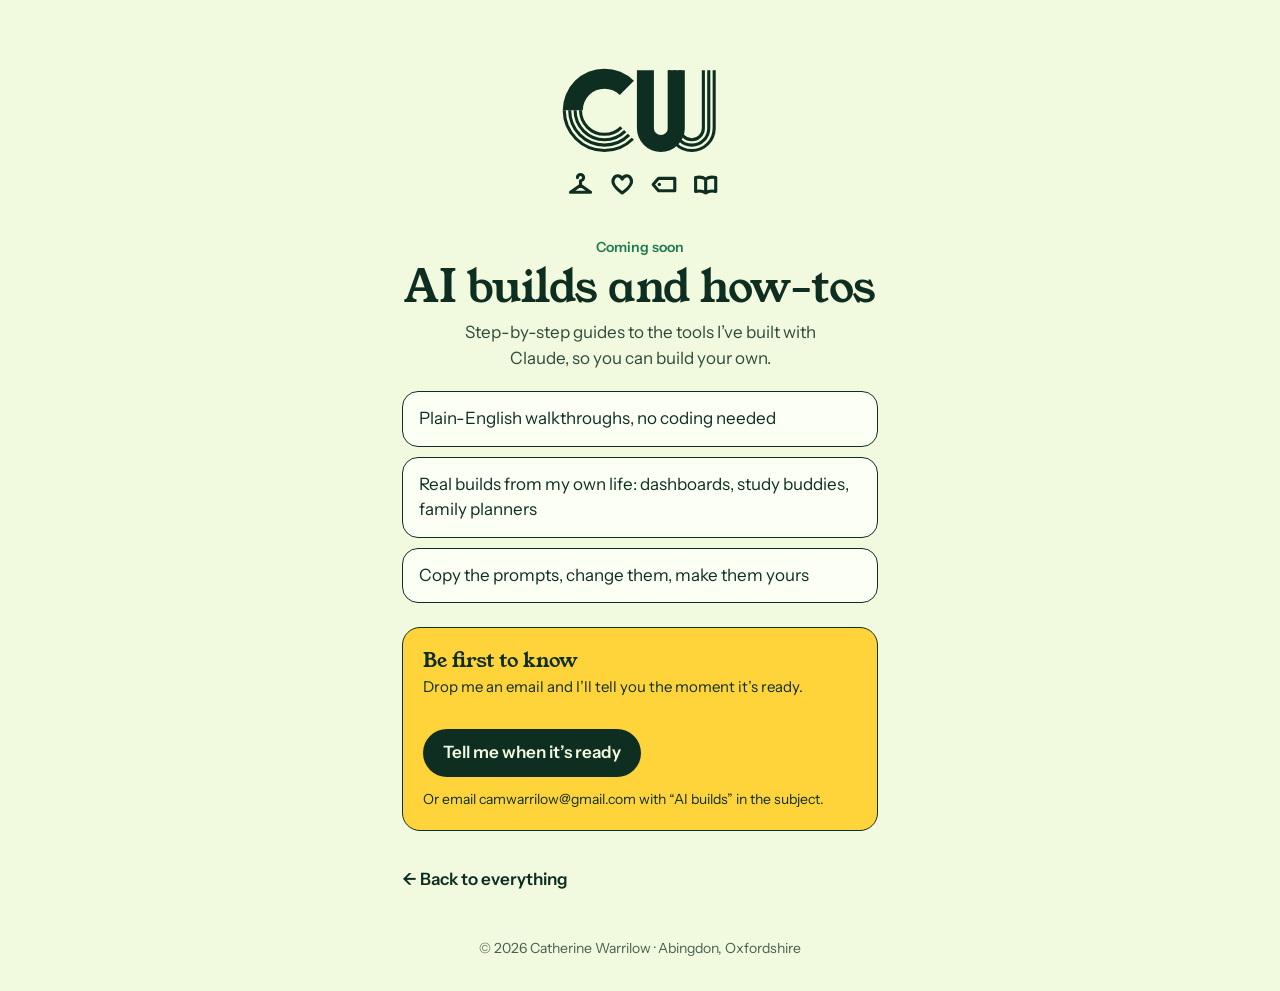
<file: ai-builds.html>
<!DOCTYPE html>
<html lang="en-GB">
<head>
<meta charset="utf-8">
<meta name="viewport" content="width=device-width, initial-scale=1">
<title>AI builds and how-tos | Catherine Warrilow</title>
<meta name="description" content="Step-by-step guides to the tools I&rsquo;ve built with Claude, so you can build your own.">
<meta property="og:title" content="AI builds and how-tos | Catherine Warrilow">
<meta property="og:description" content="Step-by-step guides to the tools I&rsquo;ve built with Claude, so you can build your own.">
<meta property="og:url" content="https://catherinewarrilow.com/ai-builds/">
<meta name="theme-color" content="#1F7A4D">
<link rel="icon" href="/favicon.svg" type="image/svg+xml">
<link rel="preconnect" href="https://fonts.googleapis.com"><link rel="preconnect" href="https://fonts.gstatic.com" crossorigin>
<link href="https://fonts.googleapis.com/css2?family=Young+Serif&family=Instrument+Sans:wght@400;500;600&display=swap" rel="stylesheet">
<link rel="stylesheet" href="/styles.css?v=13">
</head>
<body>
<main class="page"><header class="hero"><div class="logo-hero short"><svg class="logo-mark" role="img" aria-label="CW logo with hanger, heart, price tag and book icons" viewBox="0 0 220 180" ><g><clipPath id="cwT"><rect x="0" y="0" width="130" height="60"/></clipPath><clipPath id="cwB"><rect x="0" y="60" width="130" height="60"/></clipPath><path d="M102.18 98.18 A54 54 0 1 1 102.18 21.82 L83.80 40.20 A28 28 0 1 0 83.80 79.80 Z" fill="currentColor" clip-path="url(#cwT)"/><g clip-path="url(#cwB)"><path d="M100.77 96.77 A52 52 0 1 1 100.77 23.23" fill="none" stroke="currentColor" stroke-width="4"/><path d="M95.82 91.82 A45 45 0 1 1 95.82 28.18" fill="none" stroke="currentColor" stroke-width="4"/><path d="M90.87 86.87 A38 38 0 1 1 90.87 33.13" fill="none" stroke="currentColor" stroke-width="4"/><path d="M85.92 81.92 A31 31 0 1 1 85.92 38.08" fill="none" stroke="currentColor" stroke-width="4"/></g></g><g transform="translate(98 0)"><path d="M8 8 V83.0 A31.0 31.0 0 0 0 70 83.0 V8 H48 V83.0 A9.0 9.0 0 0 1 30 83.0 V8 Z" fill="currentColor"/><path d="M50 8 V83 A29 29 0 0 0 108 83 V8" fill="none" stroke="currentColor" stroke-width="4"/><path d="M57 8 V83 A22 22 0 0 0 101 83 V8" fill="none" stroke="currentColor" stroke-width="4"/><path d="M64 8 V83 A15 15 0 0 0 94 83 V8" fill="none" stroke="currentColor" stroke-width="4"/></g><g transform="translate(18 140)"><g fill="none" stroke="currentColor" stroke-width="4" stroke-linecap="round" stroke-linejoin="round"><path d="M11 7 a4 4 0 1 1 4 4 V17"/><path d="M15 17 L2 26 H28 Z"/></g></g><g transform="translate(72 140)"><g fill="none" stroke="currentColor" stroke-width="4" stroke-linecap="round" stroke-linejoin="round"><path d="M15 27 C4 19 1 13 4 8 C7 3 13 4 15 9 C17 4 23 3 26 8 C29 13 26 19 15 27 Z"/></g></g><g transform="translate(126 140)"><g fill="none" stroke="currentColor" stroke-width="4" stroke-linecap="round" stroke-linejoin="round"><path d="M1 16 L8 8 H29 V24 H8 Z"/></g><circle cx="9" cy="16" r="2.2" fill="currentColor"/></g><g transform="translate(180 140)"><g fill="none" stroke="currentColor" stroke-width="4" stroke-linecap="round" stroke-linejoin="round"><path d="M15 9 C11 6 6 6 2 7 V25 C6 24 11 24 15 27 C19 24 24 24 28 25 V7 C24 6 19 6 15 9 Z M15 9 V27"/></g></g></svg></div>
<div class="intro">
<p class="kicker">Coming soon</p>
<h1>AI builds and how-tos</h1>
<p class="lede">Step-by-step guides to the tools I&rsquo;ve built with Claude, so you can build your own.</p>
</div></header>
<section class="links">
<ul class="points"><li>Plain-English walkthroughs, no coding needed</li><li>Real builds from my own life: dashboards, study buddies, family planners</li><li>Copy the prompts, change them, make them yours</li></ul>
<div class="notify">
<p class="ti">Be first to know</p>
<p class="sub">Drop me an email and I&rsquo;ll tell you the moment it&rsquo;s ready.</p>
<a class="btn" href="mailto:camwarrilow@gmail.com?subject=AI%20builds">Tell me when it&rsquo;s ready</a>
<p class="small">Or email camwarrilow@gmail.com with &ldquo;AI builds&rdquo; in the subject.</p>
</div>
<a class="back" href="/">&larr; Back to everything</a>
</section>
<footer>&copy; 2026 Catherine Warrilow &middot; Abingdon, Oxfordshire</footer>
</main>
</body>
</html>
</file>
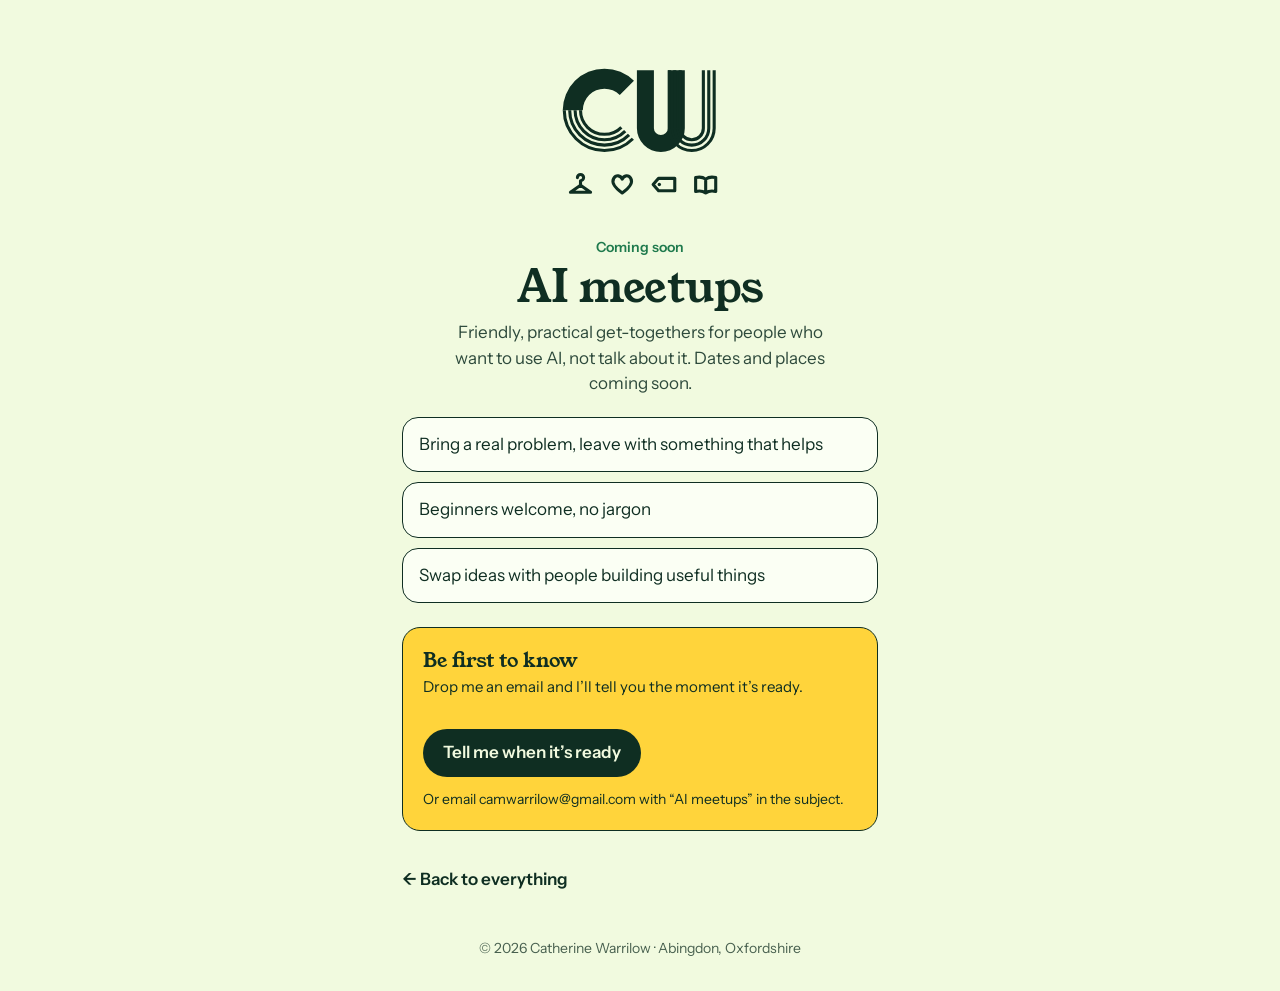
<file: ai-meetups.html>
<!DOCTYPE html>
<html lang="en-GB">
<head>
<meta charset="utf-8">
<meta name="viewport" content="width=device-width, initial-scale=1">
<title>AI meetups | Catherine Warrilow</title>
<meta name="description" content="Friendly, practical get-togethers for people who want to use AI, not talk about it. Dates and places coming soon.">
<meta property="og:title" content="AI meetups | Catherine Warrilow">
<meta property="og:description" content="Friendly, practical get-togethers for people who want to use AI, not talk about it. Dates and places coming soon.">
<meta property="og:url" content="https://catherinewarrilow.com/ai-meetups/">
<meta name="theme-color" content="#1F7A4D">
<link rel="icon" href="/favicon.svg" type="image/svg+xml">
<link rel="preconnect" href="https://fonts.googleapis.com"><link rel="preconnect" href="https://fonts.gstatic.com" crossorigin>
<link href="https://fonts.googleapis.com/css2?family=Young+Serif&family=Instrument+Sans:wght@400;500;600&display=swap" rel="stylesheet">
<link rel="stylesheet" href="/styles.css?v=13">
</head>
<body>
<main class="page"><header class="hero"><div class="logo-hero short"><svg class="logo-mark" role="img" aria-label="CW logo with hanger, heart, price tag and book icons" viewBox="0 0 220 180" ><g><clipPath id="cwT"><rect x="0" y="0" width="130" height="60"/></clipPath><clipPath id="cwB"><rect x="0" y="60" width="130" height="60"/></clipPath><path d="M102.18 98.18 A54 54 0 1 1 102.18 21.82 L83.80 40.20 A28 28 0 1 0 83.80 79.80 Z" fill="currentColor" clip-path="url(#cwT)"/><g clip-path="url(#cwB)"><path d="M100.77 96.77 A52 52 0 1 1 100.77 23.23" fill="none" stroke="currentColor" stroke-width="4"/><path d="M95.82 91.82 A45 45 0 1 1 95.82 28.18" fill="none" stroke="currentColor" stroke-width="4"/><path d="M90.87 86.87 A38 38 0 1 1 90.87 33.13" fill="none" stroke="currentColor" stroke-width="4"/><path d="M85.92 81.92 A31 31 0 1 1 85.92 38.08" fill="none" stroke="currentColor" stroke-width="4"/></g></g><g transform="translate(98 0)"><path d="M8 8 V83.0 A31.0 31.0 0 0 0 70 83.0 V8 H48 V83.0 A9.0 9.0 0 0 1 30 83.0 V8 Z" fill="currentColor"/><path d="M50 8 V83 A29 29 0 0 0 108 83 V8" fill="none" stroke="currentColor" stroke-width="4"/><path d="M57 8 V83 A22 22 0 0 0 101 83 V8" fill="none" stroke="currentColor" stroke-width="4"/><path d="M64 8 V83 A15 15 0 0 0 94 83 V8" fill="none" stroke="currentColor" stroke-width="4"/></g><g transform="translate(18 140)"><g fill="none" stroke="currentColor" stroke-width="4" stroke-linecap="round" stroke-linejoin="round"><path d="M11 7 a4 4 0 1 1 4 4 V17"/><path d="M15 17 L2 26 H28 Z"/></g></g><g transform="translate(72 140)"><g fill="none" stroke="currentColor" stroke-width="4" stroke-linecap="round" stroke-linejoin="round"><path d="M15 27 C4 19 1 13 4 8 C7 3 13 4 15 9 C17 4 23 3 26 8 C29 13 26 19 15 27 Z"/></g></g><g transform="translate(126 140)"><g fill="none" stroke="currentColor" stroke-width="4" stroke-linecap="round" stroke-linejoin="round"><path d="M1 16 L8 8 H29 V24 H8 Z"/></g><circle cx="9" cy="16" r="2.2" fill="currentColor"/></g><g transform="translate(180 140)"><g fill="none" stroke="currentColor" stroke-width="4" stroke-linecap="round" stroke-linejoin="round"><path d="M15 9 C11 6 6 6 2 7 V25 C6 24 11 24 15 27 C19 24 24 24 28 25 V7 C24 6 19 6 15 9 Z M15 9 V27"/></g></g></svg></div>
<div class="intro">
<p class="kicker">Coming soon</p>
<h1>AI meetups</h1>
<p class="lede">Friendly, practical get-togethers for people who want to use AI, not talk about it. Dates and places coming soon.</p>
</div></header>
<section class="links">
<ul class="points"><li>Bring a real problem, leave with something that helps</li><li>Beginners welcome, no jargon</li><li>Swap ideas with people building useful things</li></ul>
<div class="notify">
<p class="ti">Be first to know</p>
<p class="sub">Drop me an email and I&rsquo;ll tell you the moment it&rsquo;s ready.</p>
<a class="btn" href="mailto:camwarrilow@gmail.com?subject=AI%20meetups">Tell me when it&rsquo;s ready</a>
<p class="small">Or email camwarrilow@gmail.com with &ldquo;AI meetups&rdquo; in the subject.</p>
</div>
<a class="back" href="/">&larr; Back to everything</a>
</section>
<footer>&copy; 2026 Catherine Warrilow &middot; Abingdon, Oxfordshire</footer>
</main>
</body>
</html>
</file>
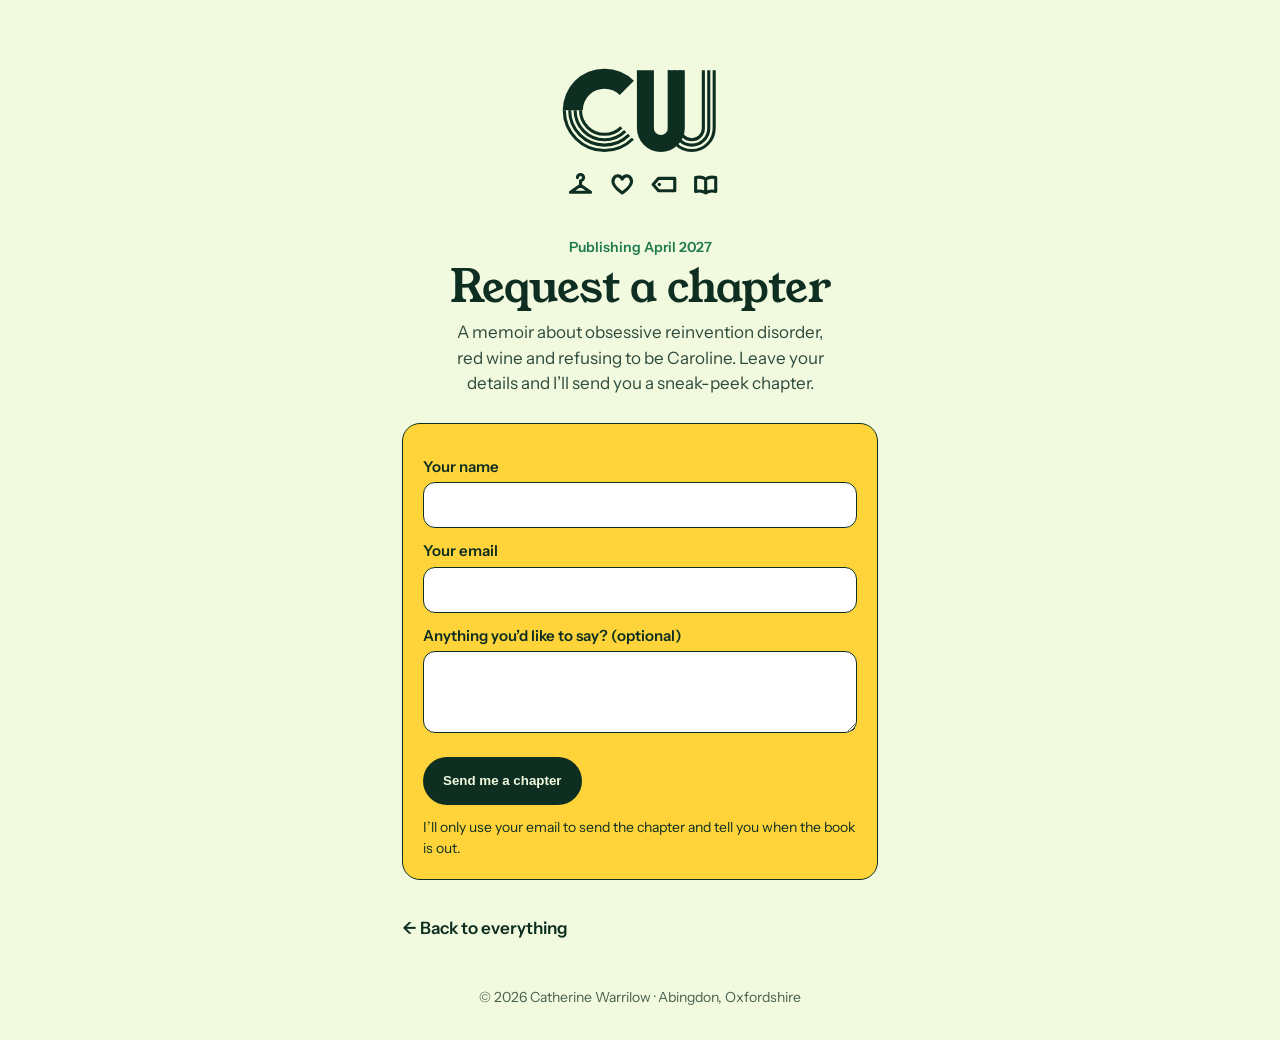
<file: chapter.html>
<!DOCTYPE html>
<html lang="en-GB">
<head>
<meta charset="utf-8">
<meta name="viewport" content="width=device-width, initial-scale=1">
<title>Request a chapter | Don&rsquo;t Call Me Caroline</title>
<meta name="description" content="Request a sneak-peek chapter of Don&rsquo;t Call Me Caroline, Catherine Warrilow&rsquo;s memoir, publishing April 2027.">
<meta property="og:title" content="Request a chapter | Don&rsquo;t Call Me Caroline">
<meta property="og:description" content="Request a sneak-peek chapter of Don&rsquo;t Call Me Caroline, Catherine Warrilow&rsquo;s memoir, publishing April 2027.">
<meta property="og:url" content="https://catherinewarrilow.com/chapter/">
<meta name="theme-color" content="#1F7A4D">
<link rel="icon" href="/favicon.svg" type="image/svg+xml">
<link rel="preconnect" href="https://fonts.googleapis.com"><link rel="preconnect" href="https://fonts.gstatic.com" crossorigin>
<link href="https://fonts.googleapis.com/css2?family=Young+Serif&family=Instrument+Sans:wght@400;500;600&display=swap" rel="stylesheet">
<link rel="stylesheet" href="/styles.css?v=13">
</head>
<body>
<main class="page"><header class="hero"><div class="logo-hero short"><svg class="logo-mark" role="img" aria-label="CW logo with hanger, heart, price tag and book icons" viewBox="0 0 220 180" ><g><clipPath id="cwT"><rect x="0" y="0" width="130" height="60"/></clipPath><clipPath id="cwB"><rect x="0" y="60" width="130" height="60"/></clipPath><path d="M102.18 98.18 A54 54 0 1 1 102.18 21.82 L83.80 40.20 A28 28 0 1 0 83.80 79.80 Z" fill="currentColor" clip-path="url(#cwT)"/><g clip-path="url(#cwB)"><path d="M100.77 96.77 A52 52 0 1 1 100.77 23.23" fill="none" stroke="currentColor" stroke-width="4"/><path d="M95.82 91.82 A45 45 0 1 1 95.82 28.18" fill="none" stroke="currentColor" stroke-width="4"/><path d="M90.87 86.87 A38 38 0 1 1 90.87 33.13" fill="none" stroke="currentColor" stroke-width="4"/><path d="M85.92 81.92 A31 31 0 1 1 85.92 38.08" fill="none" stroke="currentColor" stroke-width="4"/></g></g><g transform="translate(98 0)"><path d="M8 8 V83.0 A31.0 31.0 0 0 0 70 83.0 V8 H48 V83.0 A9.0 9.0 0 0 1 30 83.0 V8 Z" fill="currentColor"/><path d="M50 8 V83 A29 29 0 0 0 108 83 V8" fill="none" stroke="currentColor" stroke-width="4"/><path d="M57 8 V83 A22 22 0 0 0 101 83 V8" fill="none" stroke="currentColor" stroke-width="4"/><path d="M64 8 V83 A15 15 0 0 0 94 83 V8" fill="none" stroke="currentColor" stroke-width="4"/></g><g transform="translate(18 140)"><g fill="none" stroke="currentColor" stroke-width="4" stroke-linecap="round" stroke-linejoin="round"><path d="M11 7 a4 4 0 1 1 4 4 V17"/><path d="M15 17 L2 26 H28 Z"/></g></g><g transform="translate(72 140)"><g fill="none" stroke="currentColor" stroke-width="4" stroke-linecap="round" stroke-linejoin="round"><path d="M15 27 C4 19 1 13 4 8 C7 3 13 4 15 9 C17 4 23 3 26 8 C29 13 26 19 15 27 Z"/></g></g><g transform="translate(126 140)"><g fill="none" stroke="currentColor" stroke-width="4" stroke-linecap="round" stroke-linejoin="round"><path d="M1 16 L8 8 H29 V24 H8 Z"/></g><circle cx="9" cy="16" r="2.2" fill="currentColor"/></g><g transform="translate(180 140)"><g fill="none" stroke="currentColor" stroke-width="4" stroke-linecap="round" stroke-linejoin="round"><path d="M15 9 C11 6 6 6 2 7 V25 C6 24 11 24 15 27 C19 24 24 24 28 25 V7 C24 6 19 6 15 9 Z M15 9 V27"/></g></g></svg></div>
<div class="intro">
<p class="kicker">Publishing April 2027</p>
<h1>Request a chapter</h1>
<p class="lede">A memoir about obsessive reinvention disorder, red wine and refusing to be Caroline. Leave your details and I&rsquo;ll send you a sneak-peek chapter.</p>
</div></header>
<section class="links">
<form class="notify" id="req" action="https://script.google.com/macros/s/AKfycbwYysWP2WKDkJMjYH7svFsLx8tChsamZA3DAHOgfpd01hm5_RW0g6r_zeiJKTFtLBGU/exec" method="post">
<label for="n">Your name</label><input id="n" name="name" autocomplete="name" maxlength="100">
<label for="e">Your email</label><input id="e" name="email" type="email" autocomplete="email" required maxlength="200">
<label for="m">Anything you&rsquo;d like to say? (optional)</label><textarea id="m" name="message" rows="3" maxlength="500"></textarea>
<input class="hp" name="website" tabindex="-1" autocomplete="off" aria-hidden="true">
<button class="btn" type="submit">Send me a chapter</button>
<p class="small" id="msg" role="status" aria-live="polite">I&rsquo;ll only use your email to send the chapter and tell you when the book is out.</p>
</form>
<a class="back" href="/">&larr; Back to everything</a>
</section>
<script>
{const f=document.getElementById('req'),m=document.getElementById('msg');
f.addEventListener('submit',async ev=>{ev.preventDefault();const b=f.querySelector('button');b.disabled=true;b.textContent='Sending…';
try{await fetch(f.action,{method:'POST',mode:'no-cors',body:new URLSearchParams(new FormData(f))});
f.reset();m.textContent='Done. Your chapter is on its way soon. Thank you x';b.textContent='Sent';}
catch(e){b.disabled=false;b.textContent='Send me a chapter';m.textContent='That didn’t send. Please email camwarrilow@gmail.com instead.';}});}
</script>
<footer>&copy; 2026 Catherine Warrilow &middot; Abingdon, Oxfordshire</footer>
</main>
</body>
</html>
</file>
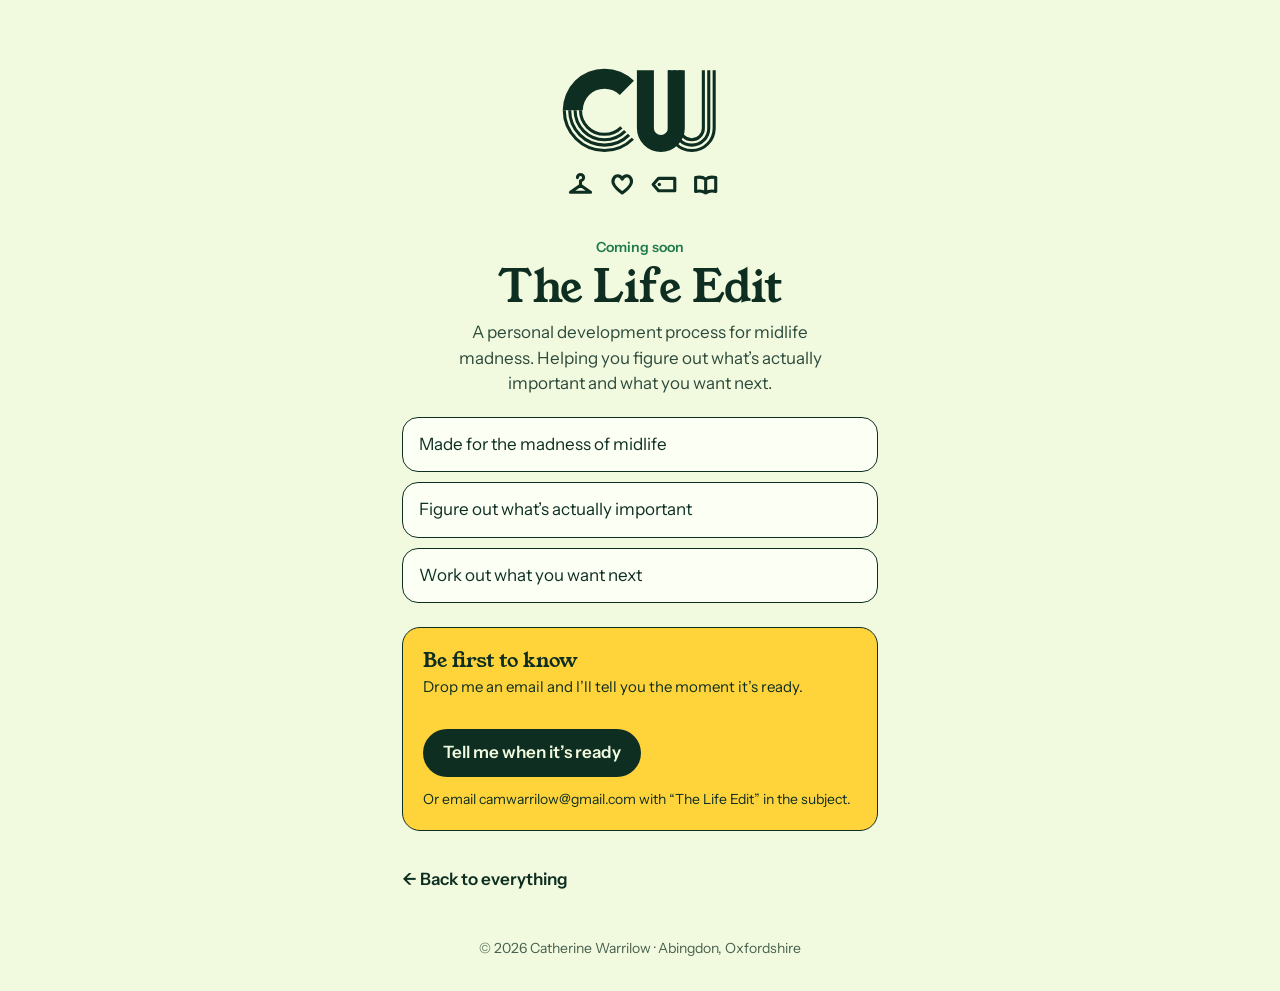
<file: life-edit.html>
<!DOCTYPE html>
<html lang="en-GB">
<head>
<meta charset="utf-8">
<meta name="viewport" content="width=device-width, initial-scale=1">
<title>The Life Edit | Catherine Warrilow</title>
<meta name="description" content="A personal development process for midlife madness. Helping you figure out what&rsquo;s actually important and what you want next.">
<meta property="og:title" content="The Life Edit | Catherine Warrilow">
<meta property="og:description" content="A personal development process for midlife madness. Helping you figure out what&rsquo;s actually important and what you want next.">
<meta property="og:url" content="https://catherinewarrilow.com/life-edit/">
<meta name="theme-color" content="#1F7A4D">
<link rel="icon" href="/favicon.svg" type="image/svg+xml">
<link rel="preconnect" href="https://fonts.googleapis.com"><link rel="preconnect" href="https://fonts.gstatic.com" crossorigin>
<link href="https://fonts.googleapis.com/css2?family=Young+Serif&family=Instrument+Sans:wght@400;500;600&display=swap" rel="stylesheet">
<link rel="stylesheet" href="/styles.css?v=13">
</head>
<body>
<main class="page"><header class="hero"><div class="logo-hero short"><svg class="logo-mark" role="img" aria-label="CW logo with hanger, heart, price tag and book icons" viewBox="0 0 220 180" ><g><clipPath id="cwT"><rect x="0" y="0" width="130" height="60"/></clipPath><clipPath id="cwB"><rect x="0" y="60" width="130" height="60"/></clipPath><path d="M102.18 98.18 A54 54 0 1 1 102.18 21.82 L83.80 40.20 A28 28 0 1 0 83.80 79.80 Z" fill="currentColor" clip-path="url(#cwT)"/><g clip-path="url(#cwB)"><path d="M100.77 96.77 A52 52 0 1 1 100.77 23.23" fill="none" stroke="currentColor" stroke-width="4"/><path d="M95.82 91.82 A45 45 0 1 1 95.82 28.18" fill="none" stroke="currentColor" stroke-width="4"/><path d="M90.87 86.87 A38 38 0 1 1 90.87 33.13" fill="none" stroke="currentColor" stroke-width="4"/><path d="M85.92 81.92 A31 31 0 1 1 85.92 38.08" fill="none" stroke="currentColor" stroke-width="4"/></g></g><g transform="translate(98 0)"><path d="M8 8 V83.0 A31.0 31.0 0 0 0 70 83.0 V8 H48 V83.0 A9.0 9.0 0 0 1 30 83.0 V8 Z" fill="currentColor"/><path d="M50 8 V83 A29 29 0 0 0 108 83 V8" fill="none" stroke="currentColor" stroke-width="4"/><path d="M57 8 V83 A22 22 0 0 0 101 83 V8" fill="none" stroke="currentColor" stroke-width="4"/><path d="M64 8 V83 A15 15 0 0 0 94 83 V8" fill="none" stroke="currentColor" stroke-width="4"/></g><g transform="translate(18 140)"><g fill="none" stroke="currentColor" stroke-width="4" stroke-linecap="round" stroke-linejoin="round"><path d="M11 7 a4 4 0 1 1 4 4 V17"/><path d="M15 17 L2 26 H28 Z"/></g></g><g transform="translate(72 140)"><g fill="none" stroke="currentColor" stroke-width="4" stroke-linecap="round" stroke-linejoin="round"><path d="M15 27 C4 19 1 13 4 8 C7 3 13 4 15 9 C17 4 23 3 26 8 C29 13 26 19 15 27 Z"/></g></g><g transform="translate(126 140)"><g fill="none" stroke="currentColor" stroke-width="4" stroke-linecap="round" stroke-linejoin="round"><path d="M1 16 L8 8 H29 V24 H8 Z"/></g><circle cx="9" cy="16" r="2.2" fill="currentColor"/></g><g transform="translate(180 140)"><g fill="none" stroke="currentColor" stroke-width="4" stroke-linecap="round" stroke-linejoin="round"><path d="M15 9 C11 6 6 6 2 7 V25 C6 24 11 24 15 27 C19 24 24 24 28 25 V7 C24 6 19 6 15 9 Z M15 9 V27"/></g></g></svg></div>
<div class="intro">
<p class="kicker">Coming soon</p>
<h1>The Life Edit</h1>
<p class="lede">A personal development process for midlife madness. Helping you figure out what&rsquo;s actually important and what you want next.</p>
</div></header>
<section class="links">
<ul class="points"><li>Made for the madness of midlife</li><li>Figure out what&rsquo;s actually important</li><li>Work out what you want next</li></ul>
<div class="notify">
<p class="ti">Be first to know</p>
<p class="sub">Drop me an email and I&rsquo;ll tell you the moment it&rsquo;s ready.</p>
<a class="btn" href="mailto:camwarrilow@gmail.com?subject=The%20Life%20Edit">Tell me when it&rsquo;s ready</a>
<p class="small">Or email camwarrilow@gmail.com with &ldquo;The Life Edit&rdquo; in the subject.</p>
</div>
<a class="back" href="/">&larr; Back to everything</a>
</section>
<footer>&copy; 2026 Catherine Warrilow &middot; Abingdon, Oxfordshire</footer>
</main>
</body>
</html>
</file>
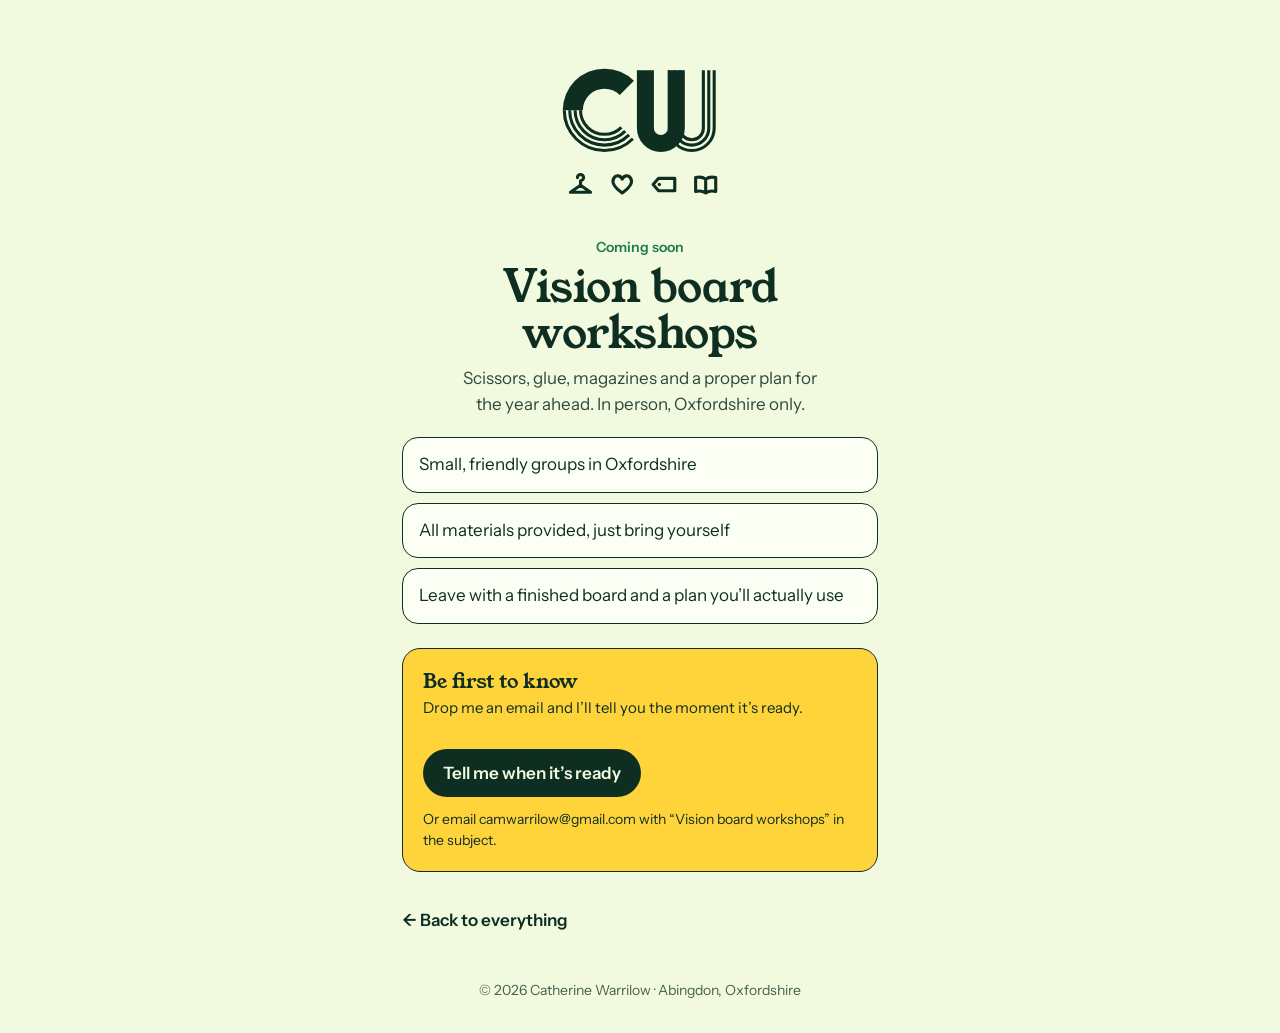
<file: vision-boards.html>
<!DOCTYPE html>
<html lang="en-GB">
<head>
<meta charset="utf-8">
<meta name="viewport" content="width=device-width, initial-scale=1">
<title>Vision board workshops | Catherine Warrilow</title>
<meta name="description" content="Scissors, glue, magazines and a proper plan for the year ahead. In person, Oxfordshire only.">
<meta property="og:title" content="Vision board workshops | Catherine Warrilow">
<meta property="og:description" content="Scissors, glue, magazines and a proper plan for the year ahead. In person, Oxfordshire only.">
<meta property="og:url" content="https://catherinewarrilow.com/vision-boards/">
<meta name="theme-color" content="#1F7A4D">
<link rel="icon" href="/favicon.svg" type="image/svg+xml">
<link rel="preconnect" href="https://fonts.googleapis.com"><link rel="preconnect" href="https://fonts.gstatic.com" crossorigin>
<link href="https://fonts.googleapis.com/css2?family=Young+Serif&family=Instrument+Sans:wght@400;500;600&display=swap" rel="stylesheet">
<link rel="stylesheet" href="/styles.css?v=13">
</head>
<body>
<main class="page"><header class="hero"><div class="logo-hero short"><svg class="logo-mark" role="img" aria-label="CW logo with hanger, heart, price tag and book icons" viewBox="0 0 220 180" ><g><clipPath id="cwT"><rect x="0" y="0" width="130" height="60"/></clipPath><clipPath id="cwB"><rect x="0" y="60" width="130" height="60"/></clipPath><path d="M102.18 98.18 A54 54 0 1 1 102.18 21.82 L83.80 40.20 A28 28 0 1 0 83.80 79.80 Z" fill="currentColor" clip-path="url(#cwT)"/><g clip-path="url(#cwB)"><path d="M100.77 96.77 A52 52 0 1 1 100.77 23.23" fill="none" stroke="currentColor" stroke-width="4"/><path d="M95.82 91.82 A45 45 0 1 1 95.82 28.18" fill="none" stroke="currentColor" stroke-width="4"/><path d="M90.87 86.87 A38 38 0 1 1 90.87 33.13" fill="none" stroke="currentColor" stroke-width="4"/><path d="M85.92 81.92 A31 31 0 1 1 85.92 38.08" fill="none" stroke="currentColor" stroke-width="4"/></g></g><g transform="translate(98 0)"><path d="M8 8 V83.0 A31.0 31.0 0 0 0 70 83.0 V8 H48 V83.0 A9.0 9.0 0 0 1 30 83.0 V8 Z" fill="currentColor"/><path d="M50 8 V83 A29 29 0 0 0 108 83 V8" fill="none" stroke="currentColor" stroke-width="4"/><path d="M57 8 V83 A22 22 0 0 0 101 83 V8" fill="none" stroke="currentColor" stroke-width="4"/><path d="M64 8 V83 A15 15 0 0 0 94 83 V8" fill="none" stroke="currentColor" stroke-width="4"/></g><g transform="translate(18 140)"><g fill="none" stroke="currentColor" stroke-width="4" stroke-linecap="round" stroke-linejoin="round"><path d="M11 7 a4 4 0 1 1 4 4 V17"/><path d="M15 17 L2 26 H28 Z"/></g></g><g transform="translate(72 140)"><g fill="none" stroke="currentColor" stroke-width="4" stroke-linecap="round" stroke-linejoin="round"><path d="M15 27 C4 19 1 13 4 8 C7 3 13 4 15 9 C17 4 23 3 26 8 C29 13 26 19 15 27 Z"/></g></g><g transform="translate(126 140)"><g fill="none" stroke="currentColor" stroke-width="4" stroke-linecap="round" stroke-linejoin="round"><path d="M1 16 L8 8 H29 V24 H8 Z"/></g><circle cx="9" cy="16" r="2.2" fill="currentColor"/></g><g transform="translate(180 140)"><g fill="none" stroke="currentColor" stroke-width="4" stroke-linecap="round" stroke-linejoin="round"><path d="M15 9 C11 6 6 6 2 7 V25 C6 24 11 24 15 27 C19 24 24 24 28 25 V7 C24 6 19 6 15 9 Z M15 9 V27"/></g></g></svg></div>
<div class="intro">
<p class="kicker">Coming soon</p>
<h1>Vision board workshops</h1>
<p class="lede">Scissors, glue, magazines and a proper plan for the year ahead. In person, Oxfordshire only.</p>
</div></header>
<section class="links">
<ul class="points"><li>Small, friendly groups in Oxfordshire</li><li>All materials provided, just bring yourself</li><li>Leave with a finished board and a plan you&rsquo;ll actually use</li></ul>
<div class="notify">
<p class="ti">Be first to know</p>
<p class="sub">Drop me an email and I&rsquo;ll tell you the moment it&rsquo;s ready.</p>
<a class="btn" href="mailto:camwarrilow@gmail.com?subject=Vision%20board%20workshops">Tell me when it&rsquo;s ready</a>
<p class="small">Or email camwarrilow@gmail.com with &ldquo;Vision board workshops&rdquo; in the subject.</p>
</div>
<a class="back" href="/">&larr; Back to everything</a>
</section>
<footer>&copy; 2026 Catherine Warrilow &middot; Abingdon, Oxfordshire</footer>
</main>
</body>
</html>
</file>
<file: styles.css>
*{box-sizing:border-box;min-width:0}
:root{color-scheme:light;--ground:#F1FADF;--ink:#0F2E22;--mid:#48604F;--green:#1F7A4D;--pond:#2E9E6B;--card:#FBFFF4;--yellow:#FFD43B;--pink:#F7A8C4}
html{-webkit-text-size-adjust:100%}
body{margin:0;background:var(--ground);color:var(--ink);font:17px/1.5 "Instrument Sans",system-ui,sans-serif}
a{color:inherit}
:focus-visible{outline:3px solid var(--yellow);outline-offset:3px;border-radius:6px}
.page{max-width:520px;margin:0 auto;padding-bottom:24px}
.logo-hero{display:grid;place-items:center;padding:44px 22px 8px}
.logo-mark{width:min(260px,70vw);height:auto;color:var(--ink)}
.logo-hero.short{padding-top:32px}.logo-hero.short .logo-mark{width:min(170px,50vw)}
.about-card .photo-hero{margin:-22px -22px 18px;border:0;border-radius:18px 18px 0 0}
.photo-hero{position:relative;overflow:hidden;background:#1F7A4D}
.photo-hero img{display:block;width:100%;height:auto;aspect-ratio:4/5;object-fit:cover}
.photo-hero.short img{aspect-ratio:16/10;object-position:50% 30%}
.stamp{position:absolute;right:14px;bottom:14px;width:104px;height:auto;color:#FBF5EA;opacity:.92;filter:drop-shadow(0 0 1.5px rgba(0,0,0,.35))}
@media(min-width:560px){.stamp{width:124px;right:20px;bottom:20px}}
@media(min-width:560px){.page{padding-top:32px}}
.intro{padding:26px 22px 6px}
.kicker{margin:0 0 6px;font-size:14px;font-weight:600;color:var(--green)}
h1{margin:0;font:400 clamp(34px,10vw,44px)/1.05 "Young Serif",Georgia,serif;letter-spacing:-.5px;text-wrap:balance}
.lede{margin:10px 0 0;font-size:17px;color:#2E4A3C;max-width:34ch}
.pills{display:flex;flex-wrap:wrap;gap:8px;margin-top:18px}
.pills a{display:inline-flex;align-items:center;min-height:44px;padding:0 16px;border:1.5px solid var(--ink);border-radius:999px;font-size:15px;font-weight:500;text-decoration:none;transition:background .15s}
.pills a:hover{background:var(--yellow)}
.links{padding:8px 22px 8px;display:flex;flex-direction:column;gap:12px}
.label{margin:22px 0 0;font-size:14px;font-weight:600;color:var(--green)}
.card{display:flex;align-items:center;gap:14px;padding:16px;background:var(--card);border:1.5px solid var(--ink);border-radius:18px;text-decoration:none;transition:transform .15s,box-shadow .15s}
a.card:hover{transform:translateY(-2px);box-shadow:3px 3px 0 var(--ink)}
.card.yellow{background:var(--yellow)}
.card.dark{background:var(--green);color:var(--ground)}
.card.dark .sub{color:#D9F0E1}
.ic{flex:none;width:44px;height:44px;border-radius:50%;border:2px solid currentColor;display:grid;place-items:center}
.ic svg{width:22px;height:22px;fill:none;stroke:var(--ink);stroke-width:2.2;stroke-linecap:round;stroke-linejoin:round}
.card.dark .ic svg{stroke:var(--ground)}
.tx{flex:1}
.kick{display:block;font-size:13px;font-weight:600}
.card:not(.yellow):not(.dark) .kick{color:var(--green)}
.ti{display:block;font-family:"Young Serif",Georgia,serif;font-size:20px;line-height:1.2}
.sub{display:block;margin-top:2px;font-size:15px;color:var(--mid)}
.card.yellow .sub{color:var(--ink)}
.arr{flex:none;width:18px;height:18px;fill:none;stroke:currentColor;stroke-width:2;stroke-linecap:round;stroke-linejoin:round}
.soon{flex:none;font-size:12px;font-weight:600;padding:4px 9px;border:1.5px solid currentColor;border-radius:999px}
.points{margin:6px 0 0;padding:0;list-style:none;display:flex;flex-direction:column;gap:10px}
.points li{padding:14px 16px;background:var(--card);border:1.5px solid var(--ink);border-radius:16px}
.notify{margin-top:12px;padding:20px;background:var(--yellow);border:1.5px solid var(--ink);border-radius:18px}
.notify .ti{margin:0}.notify .sub{margin:4px 0 14px;color:var(--ink)}
.btn{display:inline-flex;align-items:center;min-height:48px;padding:0 20px;background:var(--ink);color:var(--ground);border-radius:999px;font-weight:600;text-decoration:none}
.btn:hover{background:var(--green)}
.small{margin:12px 0 0;font-size:14px;overflow-wrap:anywhere}
.notify label{display:block;margin:12px 0 4px;font-weight:600;font-size:15px}
.notify input,.notify textarea{width:100%;min-height:46px;padding:10px 12px;font:16px "Instrument Sans",sans-serif;border:1.5px solid var(--ink);border-radius:12px;background:#fff;color:var(--ink)}
.notify .btn{margin-top:16px;border:0;cursor:pointer}
.hp{position:absolute;left:-9999px;width:1px;height:1px}
.ask [hidden]{display:none!important}
.bubble.open .bubble-btn{cursor:default;padding:0 0 10px}
.ask{display:flex;flex-direction:column;align-items:center;margin:44px 0 8px}
.bb-eyes{transform-box:fill-box;transform-origin:center;animation:bb-blink 4.5s infinite}
@keyframes bb-blink{0%,92%,100%{transform:scaleY(1)}95%{transform:scaleY(.1)}}
@media (prefers-reduced-motion:reduce){.bb-eyes{animation:none}}
.bagbuddy{width:200px;height:auto;margin-top:22px}
.bubble{position:relative;background:var(--card);border:1.5px solid var(--ink);border-radius:22px;max-width:340px;width:auto;transition:width .2s}
.bubble::after{content:"";position:absolute;left:50%;bottom:-11px;width:18px;height:18px;background:var(--card);border-right:1.5px solid var(--ink);border-bottom:1.5px solid var(--ink);transform:translateX(-50%) rotate(45deg)}
.bubble.open{width:min(340px,88vw);padding:18px 18px 14px}
.bubble-btn{all:unset;cursor:pointer;display:block;padding:14px 24px;font:400 20px/1.2 "Young Serif",Georgia,serif;color:var(--ink);border-radius:22px}
.bubble-btn:focus-visible{outline:2px solid var(--green);outline-offset:3px}
.ask-form{display:flex;flex-direction:column;gap:6px;text-align:left;position:relative;z-index:1}
.ask-form label{font-size:14px;font-weight:600}
.ask-form textarea,.ask-form input:not(.hp){font:inherit;padding:10px 12px;border:1.5px solid var(--ink);border-radius:12px;background:#fff}
.ask-form .btn{margin-top:8px;border:0;cursor:pointer;font:inherit;font-weight:600;align-self:flex-start}

.back{margin-top:14px;font-weight:600;text-decoration:none;align-self:flex-start;padding:10px 0}
h2.label{font-size:14px}
.socials{display:flex;gap:10px;margin:18px 0 0;justify-content:center;flex-wrap:wrap}
.intro{text-align:center}.intro .lede{margin-left:auto;margin-right:auto}
.label{text-align:center}
.soc{display:grid;place-items:center;width:44px;height:44px;border:1.5px solid var(--ink);border-radius:50%;transition:background .15s}
.soc:hover{background:var(--yellow)}
.soc svg{width:21px;height:21px;fill:none;stroke:var(--ink);stroke-width:2;stroke-linecap:round;stroke-linejoin:round}
.about{padding:8px 22px 0}
.about-card{margin-top:12px;padding:22px;background:var(--card);border:1.5px solid var(--ink);border-radius:20px}
.about-card p{margin:0 0 12px;font-size:16px;line-height:1.6}
.oldphoto{float:right;width:140px;height:140px;margin:0 0 10px 14px;border-radius:50%;border:2px solid var(--ink);background:var(--yellow);display:grid;place-items:center;overflow:hidden;shape-outside:circle(50%)}
.photo span{font:400 34px "Young Serif",Georgia,serif}
.photo img{width:100%;height:100%;object-fit:cover}
.sign{font-family:"Young Serif",Georgia,serif;font-size:20px}
footer{padding:28px 22px 8px;text-align:center;font-size:14px;color:var(--mid)}
/*x*/.flo{animation:flo 3.2s ease-in-out infinite}.f2{animation-delay:-.6s}.f3{animation-delay:-1.2s}.f4{animation-delay:-1.8s}.f5{animation-delay:-2.4s}
@keyframes flo{0%,100%{transform:translateY(0)}50%{transform:translateY(-6px)}}
.bag{transform-box:fill-box;transform-origin:50% 100%;animation:bag 2.4s ease-in-out infinite}
@keyframes bag{0%,100%{transform:scale(1,1)}50%{transform:scale(1.03,.97)}}
@media(prefers-reduced-motion:reduce){.flo,.bag{animation:none}a.card{transition:none}}
</file>
